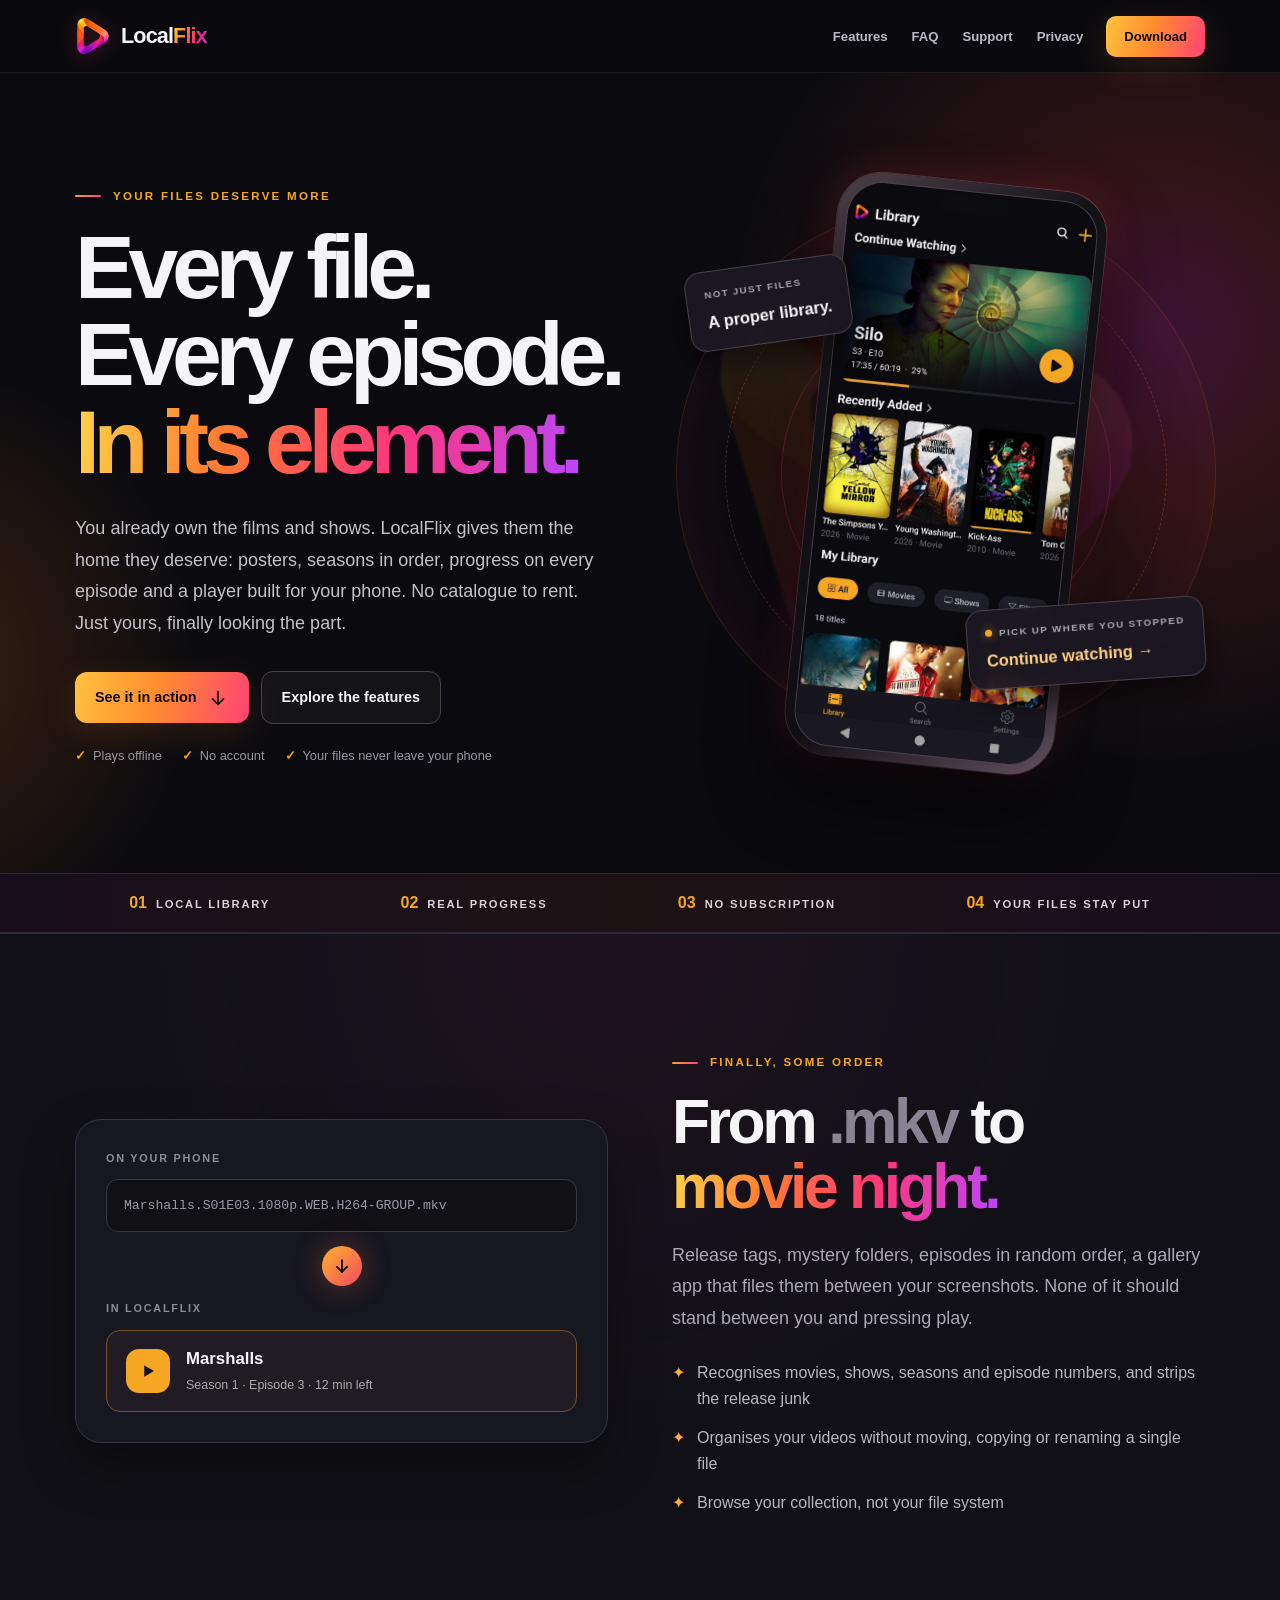
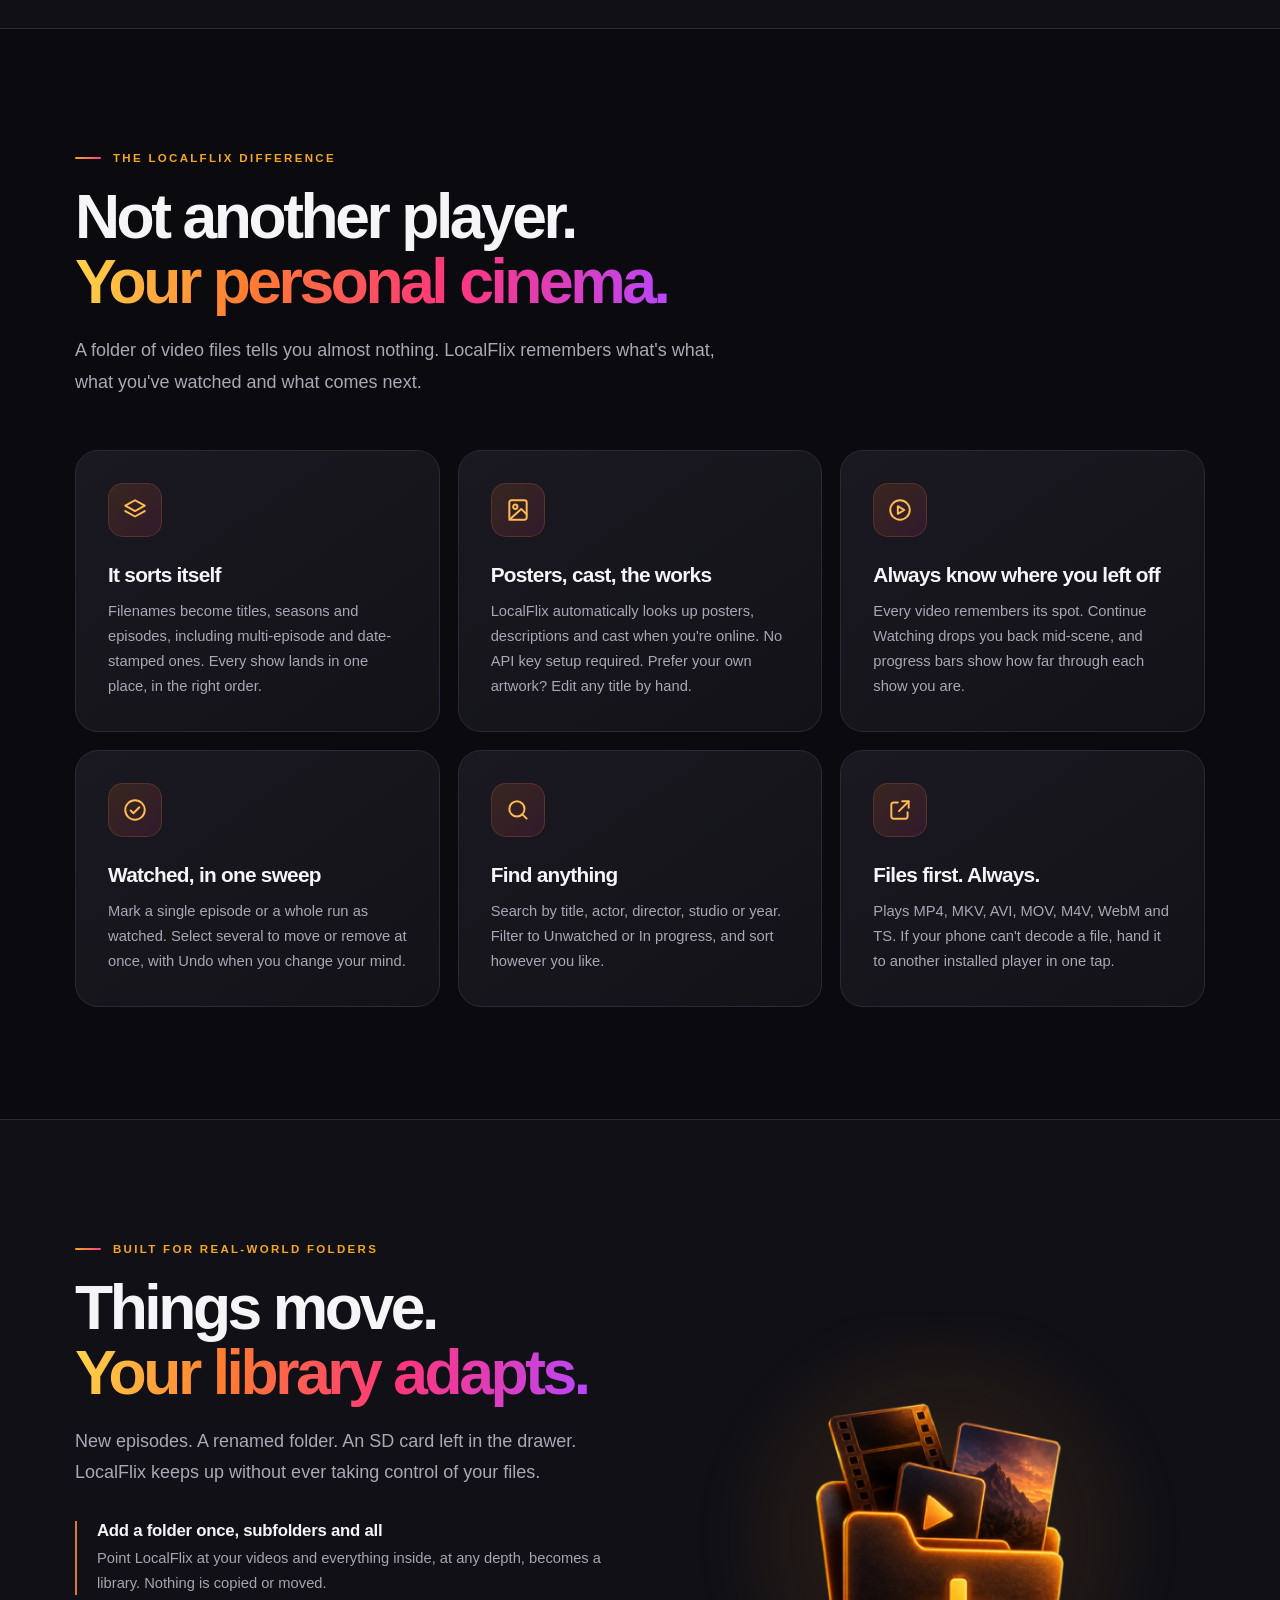
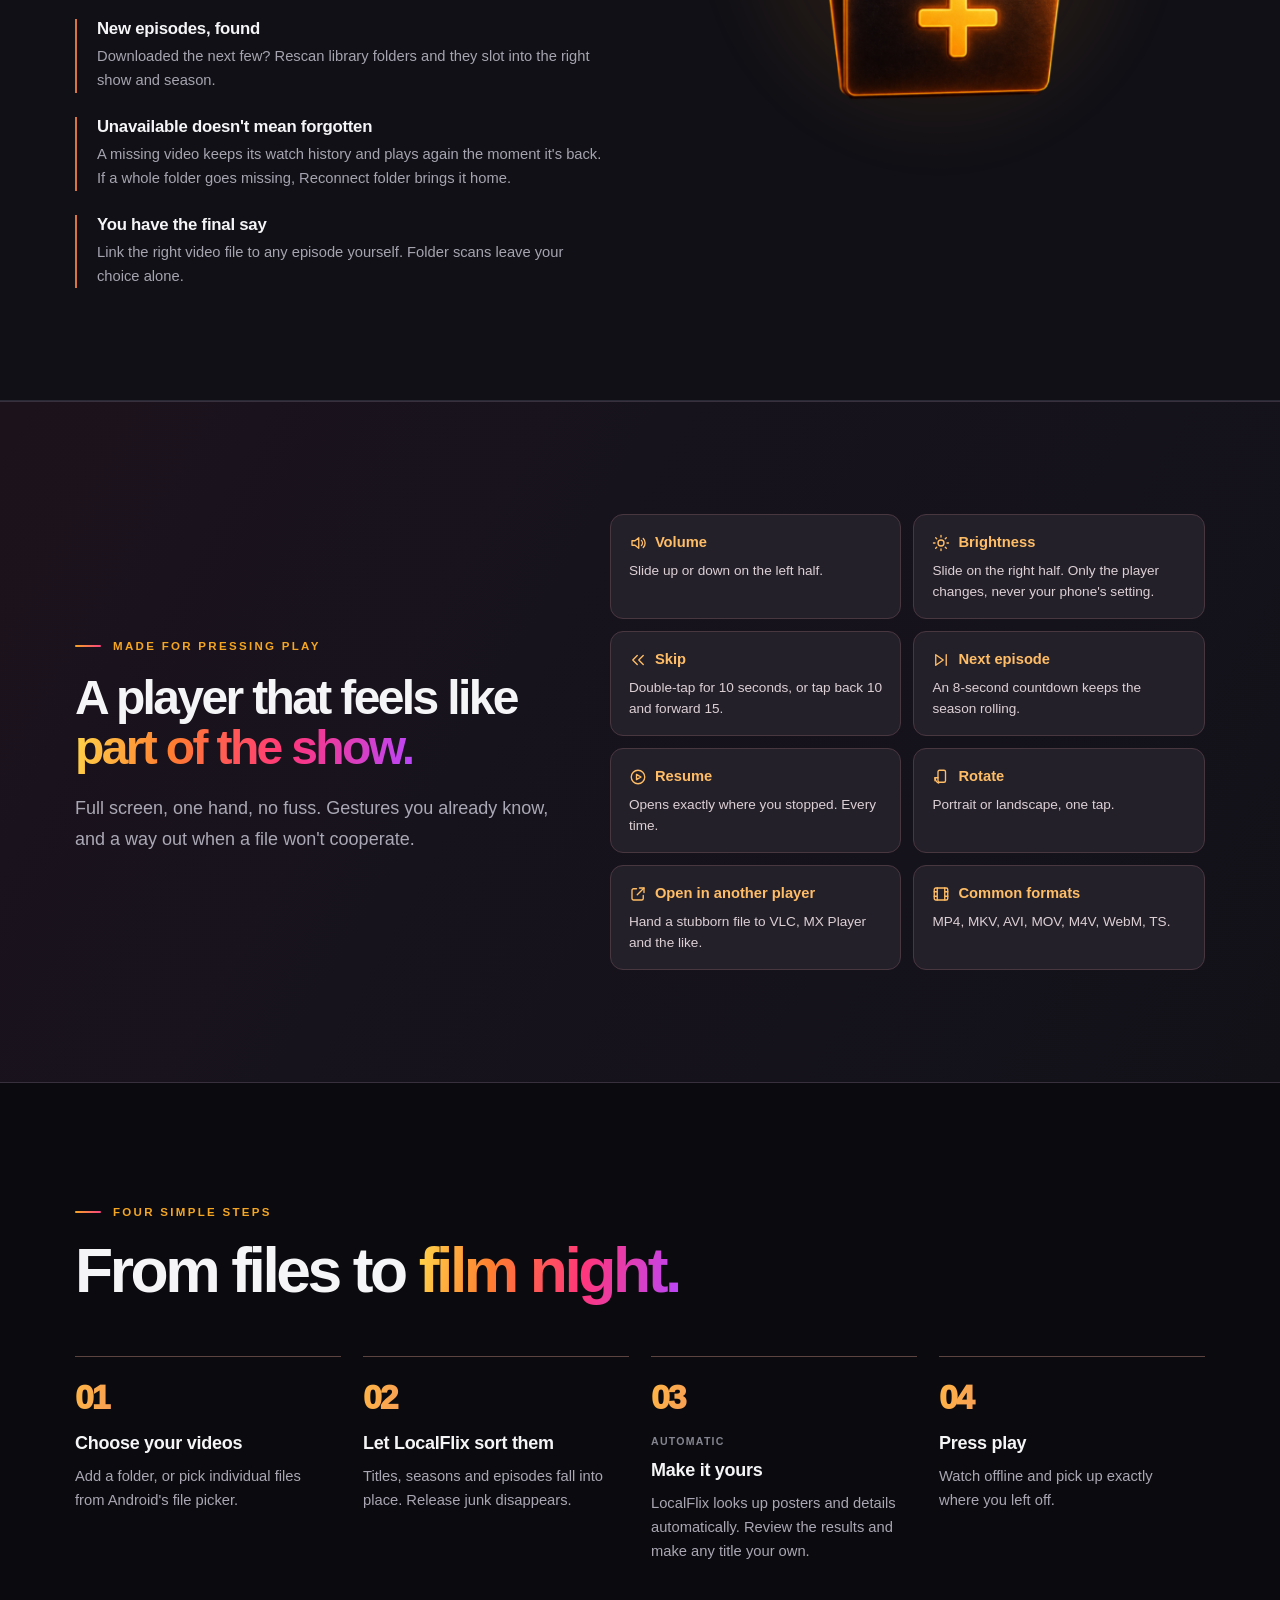
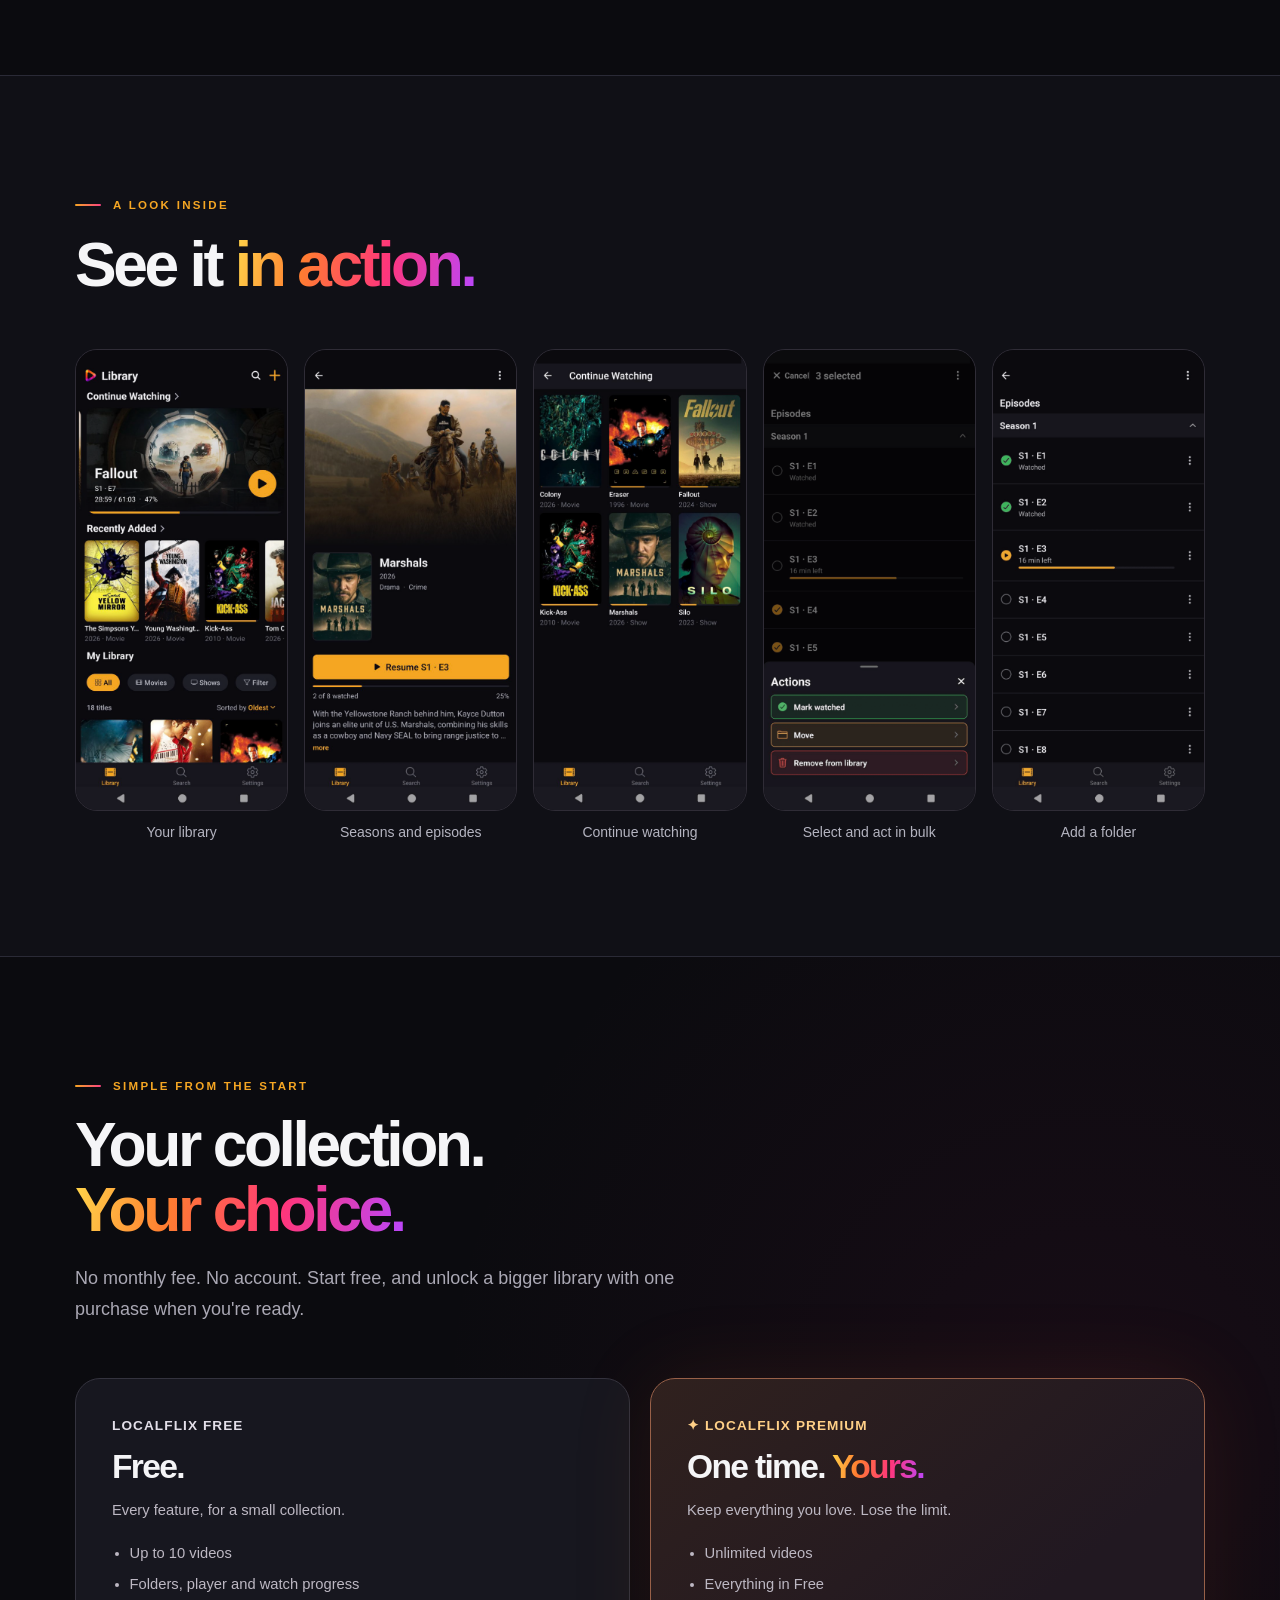
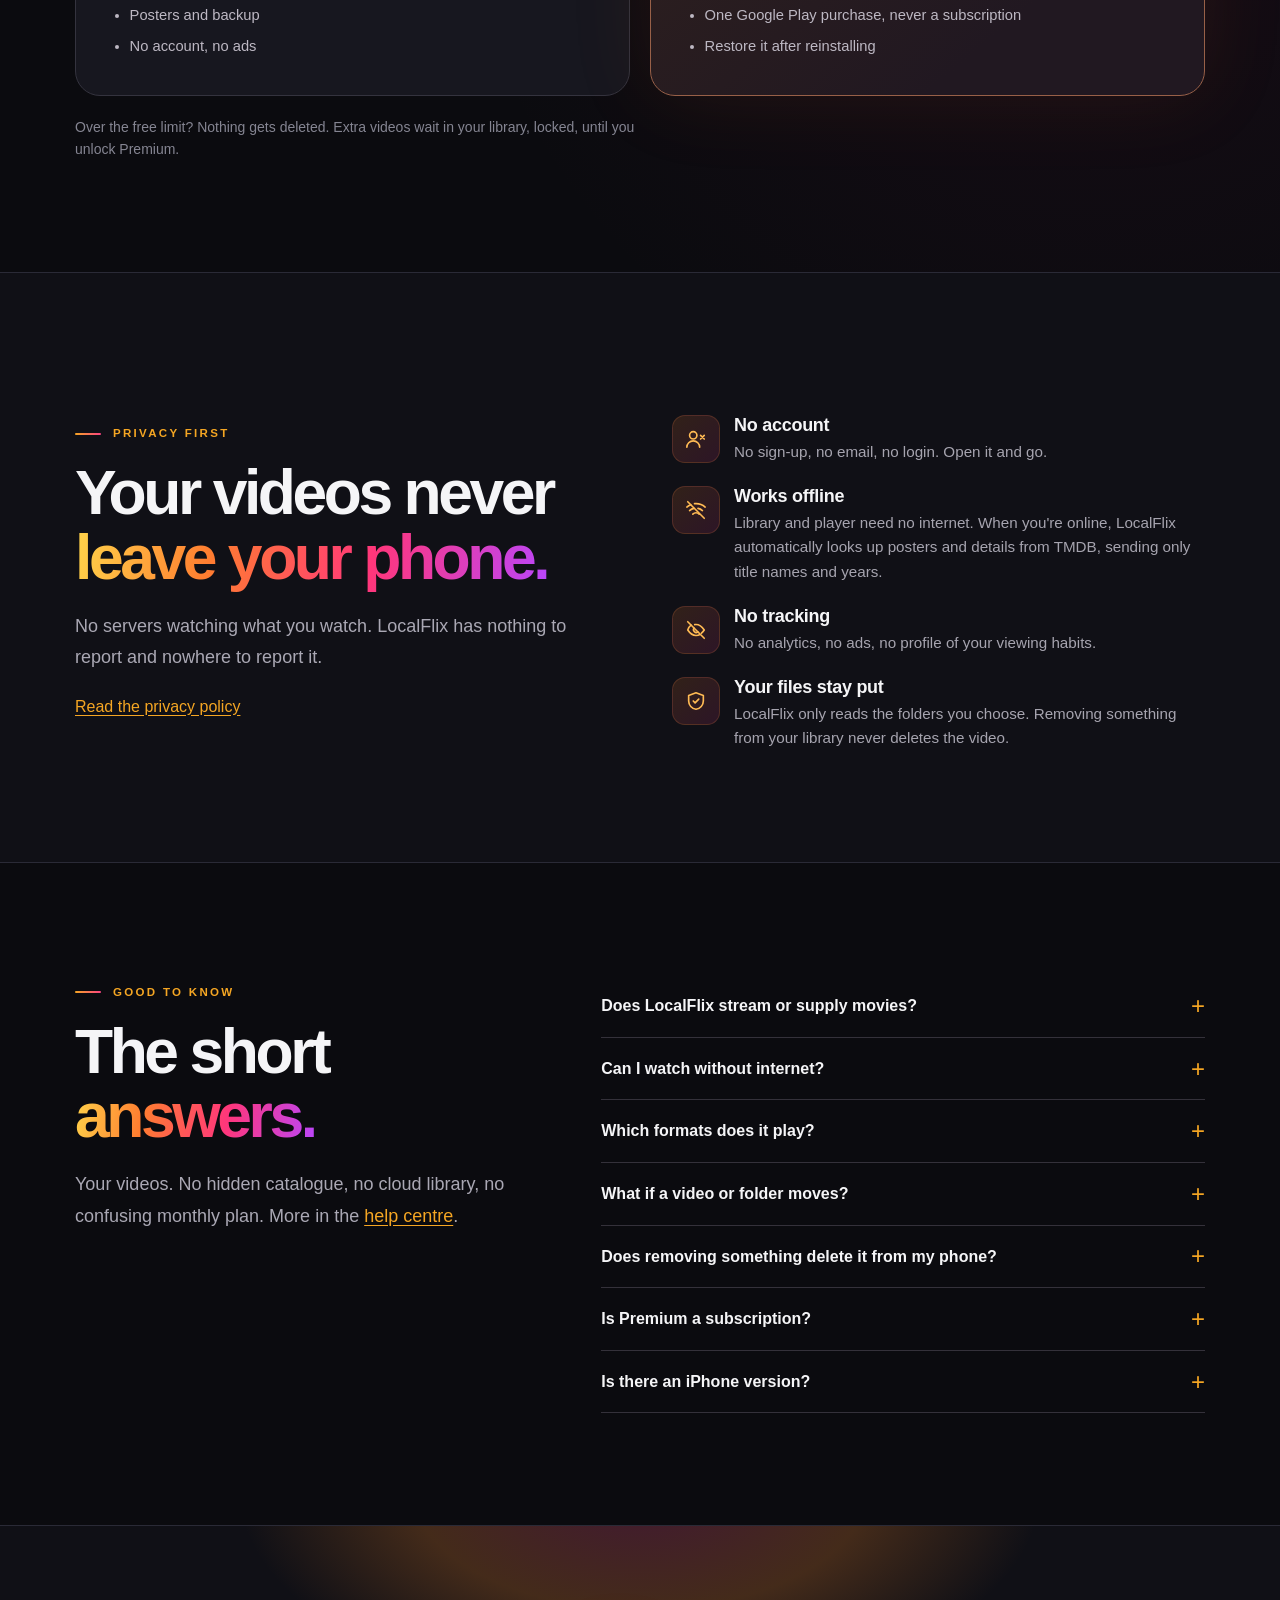
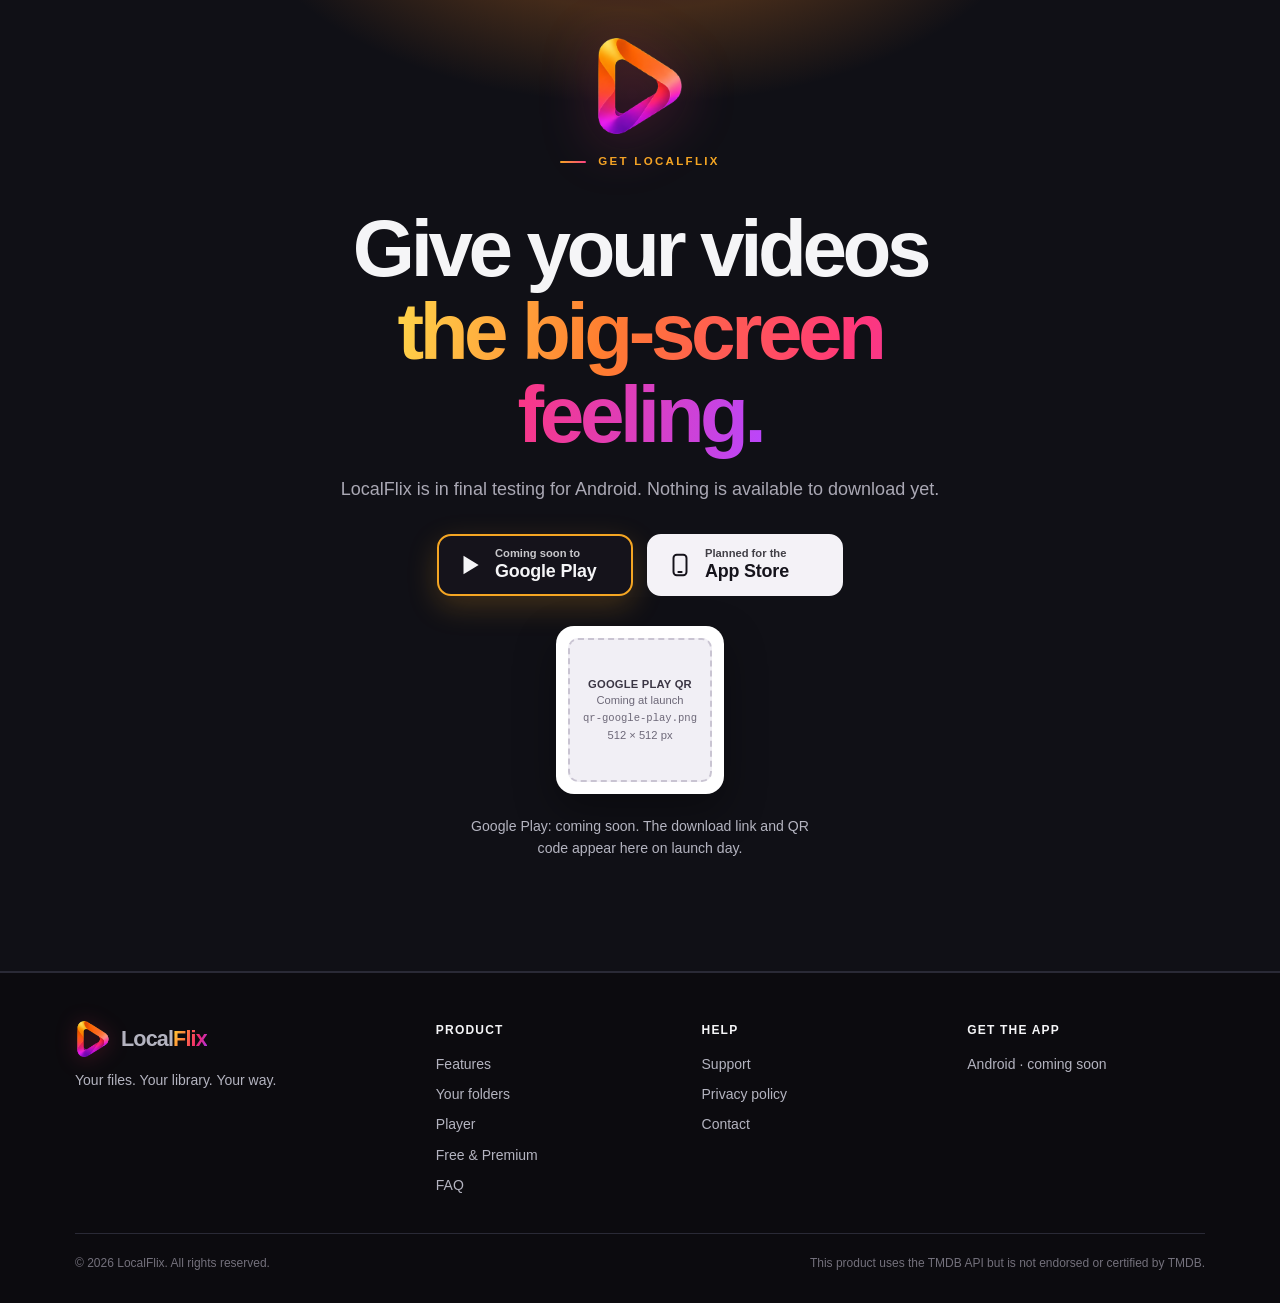
<file: index.html>
<!doctype html>
<html lang="en-GB">
<head>
  <meta charset="utf-8">
  <meta name="viewport" content="width=device-width, initial-scale=1, viewport-fit=cover">
  <title>LocalFlix: your files, the full cinematic treatment</title>
  <meta name="description" content="LocalFlix turns the movies and shows already on your Android phone into a private library with posters, seasons, progress and resume. Offline. No account. No subscription.">
  <meta name="theme-color" content="#0b0b0f">
  <link rel="canonical" href="https://local-flicks.com/">

  <!-- Social preview. Placeholder: create assets/img/og-image.png at 1200 × 630 px. -->
  <meta property="og:type" content="website">
  <meta property="og:site_name" content="LocalFlix">
  <meta property="og:url" content="https://local-flicks.com/">
  <meta property="og:title" content="LocalFlix: your files, the full cinematic treatment">
  <meta property="og:description" content="Your own videos, transformed into a proper movie and TV library. Android. Offline. No account.">
  <meta property="og:image" content="https://local-flicks.com/assets/img/og-image.png">
  <meta name="twitter:card" content="summary_large_image">

  <link rel="icon" type="image/png" sizes="32x32" href="assets/img/favicon-32.png">
  <link rel="apple-touch-icon" href="assets/img/apple-touch-icon.png">
  <link rel="stylesheet" href="assets/css/site.css?v=2026-10-14b">
</head>
<body id="top">

<!-- Inline icon sprite: no icon font or CDN, so the site makes no third-party requests. -->
<svg width="0" height="0" style="position:absolute" aria-hidden="true">
  <symbol id="i-folder" viewBox="0 0 24 24"><path d="M3 7a2 2 0 0 1 2-2h4l2 2h8a2 2 0 0 1 2 2v8a2 2 0 0 1-2 2H5a2 2 0 0 1-2-2z"/></symbol>
  <symbol id="i-film" viewBox="0 0 24 24"><rect x="3" y="4" width="18" height="16" rx="2"/><path d="M7 4v16M17 4v16M3 9h4M3 15h4M17 9h4M17 15h4"/></symbol>
  <symbol id="i-poster" viewBox="0 0 24 24"><rect x="4" y="3" width="16" height="18" rx="2"/><circle cx="9.5" cy="9" r="2"/><path d="M20 16l-5-5-11 10"/></symbol>
  <symbol id="i-play" viewBox="0 0 24 24"><circle cx="12" cy="12" r="9"/><path d="M10 8.5v7l6-3.5z"/></symbol>
  <symbol id="i-solidplay" viewBox="0 0 24 24"><path d="M7 4.5v15l13-7.5z"/></symbol>
  <symbol id="i-check" viewBox="0 0 24 24"><circle cx="12" cy="12" r="9"/><path d="M8 12.5l2.5 2.5L16 9.5"/></symbol>
  <symbol id="i-search" viewBox="0 0 24 24"><circle cx="11" cy="11" r="7"/><path d="M20 20l-4-4"/></symbol>
  <symbol id="i-backup" viewBox="0 0 24 24"><path d="M3 4h18v4H3z"/><path d="M4 8h16v11a2 2 0 0 1-2 2H6a2 2 0 0 1-2-2z"/><path d="M10 13h4"/></symbol>
  <symbol id="i-layers" viewBox="0 0 24 24"><path d="M12 3l9 5-9 5-9-5z"/><path d="M3 13l9 5 9-5"/></symbol>
  <symbol id="i-external" viewBox="0 0 24 24"><path d="M14 4h6v6"/><path d="M20 4l-9 9"/><path d="M19 14v4a2 2 0 0 1-2 2H6a2 2 0 0 1-2-2V7a2 2 0 0 1 2-2h4"/></symbol>
  <symbol id="i-shield" viewBox="0 0 24 24"><path d="M12 3l8 3v6c0 4.5-3.4 8.3-8 9-4.6-.7-8-4.5-8-9V6z"/><path d="M9 12l2 2 4-4"/></symbol>
  <symbol id="i-offline" viewBox="0 0 24 24"><path d="M3 3l18 18"/><path d="M8.5 16.5a5 5 0 0 1 7 0"/><path d="M5 12.6a10 10 0 0 1 4.8-2.4"/><path d="M14.2 10.2A10 10 0 0 1 19 12.6"/><path d="M2 8.8a15 15 0 0 1 4.3-2.6"/><path d="M10.4 5.1A15 15 0 0 1 22 8.8"/></symbol>
  <symbol id="i-noaccount" viewBox="0 0 24 24"><circle cx="9" cy="8" r="4"/><path d="M2 21a7 7 0 0 1 14 0"/><path d="M17 8l4 4M21 8l-4 4"/></symbol>
  <symbol id="i-eyeoff" viewBox="0 0 24 24"><path d="M3 3l18 18"/><path d="M10.6 6.1A9.6 9.6 0 0 1 12 6c5 0 9 6 9 6a17 17 0 0 1-3 3.5"/><path d="M6.6 6.6C4.2 8.3 3 12 3 12s4 6 9 6a9 9 0 0 0 4.4-1.1"/><path d="M9.9 9.9a3 3 0 0 0 4.2 4.2"/></symbol>
  <symbol id="i-sun" viewBox="0 0 24 24"><circle cx="12" cy="12" r="4"/><path d="M12 2v2M12 20v2M2 12h2M20 12h2M4.9 4.9l1.4 1.4M17.7 17.7l1.4 1.4M4.9 19.1l1.4-1.4M17.7 6.3l1.4-1.4"/></symbol>
  <symbol id="i-volume" viewBox="0 0 24 24"><path d="M4 9h4l5-4v14l-5-4H4z"/><path d="M16.5 8.5a5 5 0 0 1 0 7"/><path d="M19 6a8.5 8.5 0 0 1 0 12"/></symbol>
  <symbol id="i-seek" viewBox="0 0 24 24"><path d="M11 6l-6 6 6 6"/><path d="M19 6l-6 6 6 6"/></symbol>
  <symbol id="i-next" viewBox="0 0 24 24"><path d="M5 5l10 7-10 7z"/><path d="M19 5v14"/></symbol>
  <symbol id="i-rotate" viewBox="0 0 24 24"><rect x="8" y="3" width="10" height="16" rx="2"/><path d="M4 13a8 8 0 0 0 5 7"/><path d="M4 17v-4h4"/></symbol>
  <symbol id="i-down" viewBox="0 0 24 24"><path d="M12 5v14"/><path d="M6 13l6 6 6-6"/></symbol>
  <symbol id="i-menu" viewBox="0 0 24 24"><path d="M4 7h16M4 12h16M4 17h16"/></symbol>
  <symbol id="i-gplay" viewBox="0 0 24 24"><path d="M6 3.5v17l14-8.5z"/></symbol>
  <symbol id="i-phone" viewBox="0 0 24 24"><rect x="6" y="2.5" width="12" height="19" rx="3"/><path d="M10.5 18.5h3"/></symbol>
</svg>

<a class="skip" href="#main">Skip to content</a>

<header class="site-header">
  <div class="wrap">
    <a class="brand" href="#top" aria-label="LocalFlix home"><img src="assets/img/mark.png" alt="" width="36" height="36"><span>Local<b>Flix</b></span></a>
    <button class="menu-toggle" type="button" aria-expanded="false" aria-controls="site-nav" aria-label="Menu">
      <svg class="icon"><use href="#i-menu"/></svg>
    </button>
    <nav id="site-nav" class="nav" aria-label="Main">
      <a href="#features">Features</a>
      <a href="#faq">FAQ</a>
      <a href="support.html">Support</a>
      <a href="privacy.html">Privacy</a>
      <a class="btn btn-nav" href="#download">Download</a>
    </nav>
  </div>
</header>

<main id="main">

  <!-- HERO -->
  <section class="hero" aria-labelledby="hero-title">
    <div class="wrap">
      <div>
        <span class="eyebrow">Your files deserve more</span>
        <h1 id="hero-title">Every file.<br>Every episode.<br><em>In its element.</em></h1>
        <p class="lede">You already own the films and shows. LocalFlix gives them the home they deserve: posters, seasons in order, progress on every episode and a player built for your phone. No catalogue to rent. Just yours, finally looking the part.</p>
        <div class="cta-row">
          <a class="btn" href="#gallery">See it in action <svg class="icon"><use href="#i-down"/></svg></a>
          <a class="btn btn-ghost" href="#features">Explore the features</a>
        </div>
        <ul class="checks">
          <li>Plays offline</li>
          <li>No account</li>
          <li>Your files never leave your phone</li>
        </ul>
      </div>
      <div class="hero-art">
        <div class="orbit" aria-hidden="true"></div>
        <img class="backmark" src="assets/img/mark.png" alt="" aria-hidden="true">
        <div class="phone">
          <div class="phone-screen">
            <img src="assets/img/screen-library.png" alt="LocalFlix library screen" width="2250" height="4875">
          </div>
        </div>
        <div class="float-card float-top" aria-hidden="true"><span>Not just files</span><strong>A proper library.</strong></div>
        <div class="float-card float-bottom" aria-hidden="true"><span><i class="dot"></i>Pick up where you stopped</span><strong>Continue watching &rarr;</strong></div>
      </div>
    </div>
  </section>

  <div class="strip" aria-label="Highlights">
    <div class="wrap">
      <ul>
        <li><b>01</b>Local library</li>
        <li><b>02</b>Real progress</li>
        <li><b>03</b>No subscription</li>
        <li><b>04</b>Your files stay put</li>
      </ul>
    </div>
  </div>

  <!-- FROM .MKV TO MOVIE NIGHT -->
  <section class="shift" aria-labelledby="shift-title">
    <div class="wrap split">
      <div class="file-visual" aria-label="Example: a file name organised into an episode">
        <span class="file-label">On your phone</span>
        <div class="raw-file">Marshalls.S01E03.1080p.WEB.H264-GROUP.mkv</div>
        <div class="file-arrow" aria-hidden="true"><svg class="icon"><use href="#i-down"/></svg></div>
        <span class="file-label">In LocalFlix</span>
        <div class="file-after">
          <div class="play" aria-hidden="true"><svg><use href="#i-solidplay"/></svg></div>
          <div><strong>Marshalls</strong><small>Season 1 · Episode 3 · 12 min left</small></div>
        </div>
      </div>
      <div class="shift-copy">
        <span class="eyebrow">Finally, some order</span>
        <h2 id="shift-title" class="display">From <span style="color:#888493">.mkv</span> to<br><em>movie night.</em></h2>
        <p class="lede">Release tags, mystery folders, episodes in random order, a gallery app that files them between your screenshots. None of it should stand between you and pressing play.</p>
        <ul class="sparks">
          <li>Recognises movies, shows, seasons and episode numbers, and strips the release junk</li>
          <li>Organises your videos without moving, copying or renaming a single file</li>
          <li>Browse your collection, not your file system</li>
        </ul>
      </div>
    </div>
  </section>

  <!-- FEATURES -->
  <section id="features" aria-labelledby="features-title">
    <div class="wrap">
      <div class="section-head">
        <span class="eyebrow">The LocalFlix difference</span>
        <h2 id="features-title" class="display">Not another player.<br><em>Your personal cinema.</em></h2>
        <p class="lede">A folder of video files tells you almost nothing. LocalFlix remembers what's what, what you've watched and what comes next.</p>
      </div>
      <div class="grid-3">
        <article class="feature">
          <div class="symbol" aria-hidden="true"><svg class="icon"><use href="#i-layers"/></svg></div>
          <h3>It sorts itself</h3>
          <p>Filenames become titles, seasons and episodes, including multi-episode and date-stamped ones. Every show lands in one place, in the right order.</p>
        </article>
        <article class="feature">
          <div class="symbol" aria-hidden="true"><svg class="icon"><use href="#i-poster"/></svg></div>
          <h3>Posters, cast, the works</h3>
          <p>LocalFlix automatically looks up posters, descriptions and cast when you're online. No API key setup required. Prefer your own artwork? Edit any title by hand.</p>
        </article>
        <article class="feature">
          <div class="symbol" aria-hidden="true"><svg class="icon"><use href="#i-play"/></svg></div>
          <h3>Always know where you left off</h3>
          <p>Every video remembers its spot. Continue Watching drops you back mid-scene, and progress bars show how far through each show you are.</p>
        </article>
        <article class="feature">
          <div class="symbol" aria-hidden="true"><svg class="icon"><use href="#i-check"/></svg></div>
          <h3>Watched, in one sweep</h3>
          <p>Mark a single episode or a whole run as watched. Select several to move or remove at once, with Undo when you change your mind.</p>
        </article>
        <article class="feature">
          <div class="symbol" aria-hidden="true"><svg class="icon"><use href="#i-search"/></svg></div>
          <h3>Find anything</h3>
          <p>Search by title, actor, director, studio or year. Filter to Unwatched or In progress, and sort however you like.</p>
        </article>
        <article class="feature">
          <div class="symbol" aria-hidden="true"><svg class="icon"><use href="#i-external"/></svg></div>
          <h3>Files first. Always.</h3>
          <p>Plays MP4, MKV, AVI, MOV, M4V, WebM and TS. If your phone can't decode a file, hand it to another installed player in one tap.</p>
        </article>
      </div>
    </div>
  </section>

  <!-- FOLDERS -->
  <section id="folders" class="folders band" aria-labelledby="folders-title">
    <div class="wrap split">
      <div>
        <span class="eyebrow">Built for real-world folders</span>
        <h2 id="folders-title" class="display">Things move.<br><em>Your library adapts.</em></h2>
        <p class="lede">New episodes. A renamed folder. An SD card left in the drawer. LocalFlix keeps up without ever taking control of your files.</p>
        <div class="folder-points">
          <article><h3>Add a folder once, subfolders and all</h3><p>Point LocalFlix at your videos and everything inside, at any depth, becomes a library. Nothing is copied or moved.</p></article>
          <article><h3>New episodes, found</h3><p>Downloaded the next few? Rescan library folders and they slot into the right show and season.</p></article>
          <article><h3>Unavailable doesn't mean forgotten</h3><p>A missing video keeps its watch history and plays again the moment it's back. If a whole folder goes missing, Reconnect folder brings it home.</p></article>
          <article><h3>You have the final say</h3><p>Link the right video file to any episode yourself. Folder scans leave your choice alone.</p></article>
        </div>
      </div>
      <div class="folder-media">
        <img src="assets/img/folder-art.png" alt="" width="2134" height="2134" loading="lazy">
      </div>
    </div>
  </section>

  <!-- PLAYER -->
  <section id="player" class="player-band" aria-labelledby="player-title">
    <div class="wrap">
      <div>
        <span class="eyebrow">Made for pressing play</span>
        <h2 id="player-title" class="display">A player that feels like<br><em>part of the show.</em></h2>
        <p class="lede">Full screen, one hand, no fuss. Gestures you already know, and a way out when a file won't cooperate.</p>
      </div>
      <div class="facts">
        <div><b><svg class="icon"><use href="#i-volume"/></svg>Volume</b>Slide up or down on the left half.</div>
        <div><b><svg class="icon"><use href="#i-sun"/></svg>Brightness</b>Slide on the right half. Only the player changes, never your phone's setting.</div>
        <div><b><svg class="icon"><use href="#i-seek"/></svg>Skip</b>Double-tap for 10 seconds, or tap back 10 and forward 15.</div>
        <div><b><svg class="icon"><use href="#i-next"/></svg>Next episode</b>An 8-second countdown keeps the season rolling.</div>
        <div><b><svg class="icon"><use href="#i-play"/></svg>Resume</b>Opens exactly where you stopped. Every time.</div>
        <div><b><svg class="icon"><use href="#i-rotate"/></svg>Rotate</b>Portrait or landscape, one tap.</div>
        <div><b><svg class="icon"><use href="#i-external"/></svg>Open in another player</b>Hand a stubborn file to VLC, MX Player and the like.</div>
        <div><b><svg class="icon"><use href="#i-film"/></svg>Common formats</b>MP4, MKV, AVI, MOV, M4V, WebM, TS.</div>
      </div>
    </div>
  </section>

  <!-- HOW IT WORKS -->
  <section id="how" aria-labelledby="how-title">
    <div class="wrap">
      <div class="section-head">
        <span class="eyebrow">Four simple steps</span>
        <h2 id="how-title" class="display">From files to <em>film night.</em></h2>
      </div>
      <ol class="steps">
        <li><span class="num">01</span><h3>Choose your videos</h3><p>Add a folder, or pick individual files from Android's file picker.</p></li>
        <li><span class="num">02</span><h3>Let LocalFlix sort them</h3><p>Titles, seasons and episodes fall into place. Release junk disappears.</p></li>
        <li><span class="num">03</span><span class="optional">Automatic</span><h3>Make it yours</h3><p>LocalFlix looks up posters and details automatically. Review the results and make any title your own.</p></li>
        <li><span class="num">04</span><h3>Press play</h3><p>Watch offline and pick up exactly where you left off.</p></li>
      </ol>
    </div>
  </section>

  <!-- GALLERY -->
  <section id="gallery" class="band" aria-labelledby="gallery-title">
    <div class="wrap">
      <div class="section-head">
        <span class="eyebrow">A look inside</span>
        <h2 id="gallery-title" class="display">See it <em>in action.</em></h2>
      </div>
      <div class="gallery">
        <figure><img src="assets/img/shot-library.png" alt="LocalFlix screen: your library" width="2250" height="4875" loading="lazy"><figcaption class="shot-caption">Your library</figcaption></figure>
        <figure><img src="assets/img/shot-show.png" alt="LocalFlix screen: seasons and episodes" width="2250" height="4875" loading="lazy"><figcaption class="shot-caption">Seasons and episodes</figcaption></figure>
        <figure><img src="assets/img/shot-continue.png" alt="LocalFlix screen: continue watching" width="2250" height="4875" loading="lazy"><figcaption class="shot-caption">Continue watching</figcaption></figure>
        <figure><img src="assets/img/shot-select.png" alt="LocalFlix screen: select and act in bulk" width="2250" height="4875" loading="lazy"><figcaption class="shot-caption">Select and act in bulk</figcaption></figure>
        <figure><img src="assets/img/shot-add.png" alt="LocalFlix screen: add a folder" width="2250" height="4875" loading="lazy"><figcaption class="shot-caption">Add a folder</figcaption></figure>
      </div>
    </div>
  </section>

  <!-- PRICING -->
  <section id="pricing" class="pricing" aria-labelledby="pricing-title">
    <div class="wrap">
      <div class="section-head">
        <span class="eyebrow">Simple from the start</span>
        <h2 id="pricing-title" class="display">Your collection.<br><em>Your choice.</em></h2>
        <p class="lede">No monthly fee. No account. Start free, and unlock a bigger library with one purchase when you're ready.</p>
      </div>
      <div class="plans">
        <article class="plan">
          <div class="plan-name">LocalFlix Free</div>
          <div class="plan-head">Free.</div>
          <p>Every feature, for a small collection.</p>
          <ul>
            <li>Up to 10 videos</li>
            <li>Folders, player and watch progress</li>
            <li>Posters and backup</li>
            <li>No account, no ads</li>
          </ul>
        </article>
        <article class="plan plan-premium">
          <div class="plan-name">&#10022; LocalFlix Premium</div>
          <div class="plan-head">One time. <span class="ribbon-text">Yours.</span></div>
          <p>Keep everything you love. Lose the limit.</p>
          <ul>
            <li>Unlimited videos</li>
            <li>Everything in Free</li>
            <li>One Google Play purchase, never a subscription</li>
            <li>Restore it after reinstalling</li>
          </ul>
        </article>
      </div>
      <p class="plans-note">Over the free limit? Nothing gets deleted. Extra videos wait in your library, locked, until you unlock Premium.</p>
    </div>
  </section>

  <!-- PRIVACY -->
  <section id="privacy" class="band" aria-labelledby="privacy-title">
    <div class="wrap split">
      <div>
        <span class="eyebrow">Privacy first</span>
        <h2 id="privacy-title" class="display">Your videos never<br><em>leave your phone.</em></h2>
        <p class="lede">No servers watching what you watch. LocalFlix has nothing to report and nowhere to report it.</p>
        <p style="margin-top:20px"><a href="privacy.html">Read the privacy policy</a></p>
      </div>
      <ul class="points">
        <li><div class="symbol" aria-hidden="true"><svg class="icon"><use href="#i-noaccount"/></svg></div><div><h3>No account</h3><p>No sign-up, no email, no login. Open it and go.</p></div></li>
        <li><div class="symbol" aria-hidden="true"><svg class="icon"><use href="#i-offline"/></svg></div><div><h3>Works offline</h3><p>Library and player need no internet. When you're online, LocalFlix automatically looks up posters and details from TMDB, sending only title names and years.</p></div></li>
        <li><div class="symbol" aria-hidden="true"><svg class="icon"><use href="#i-eyeoff"/></svg></div><div><h3>No tracking</h3><p>No analytics, no ads, no profile of your viewing habits.</p></div></li>
        <li><div class="symbol" aria-hidden="true"><svg class="icon"><use href="#i-shield"/></svg></div><div><h3>Your files stay put</h3><p>LocalFlix only reads the folders you choose. Removing something from your library never deletes the video.</p></div></li>
      </ul>
    </div>
  </section>

  <!-- FAQ -->
  <section id="faq" aria-labelledby="faq-title">
    <div class="wrap faq-grid">
      <div>
        <span class="eyebrow">Good to know</span>
        <h2 id="faq-title" class="display">The short<br><em>answers.</em></h2>
        <p class="lede">Your videos. No hidden catalogue, no cloud library, no confusing monthly plan. More in the <a href="support.html">help centre</a>.</p>
      </div>
      <div class="faq">
        <details><summary>Does LocalFlix stream or supply movies?</summary><p>No. It organises and plays video files you already have on your Android phone. There's no catalogue and nothing to download.</p></details>
        <details><summary>Can I watch without internet?</summary><p>Yes. Your library and player work offline. LocalFlix looks up posters and details automatically when online, and saved artwork remains available offline.</p></details>
        <details><summary>Which formats does it play?</summary><p>LocalFlix adds MP4, MKV, AVI, MOV, M4V, WebM and TS files. Whether a particular file plays depends on your phone's decoders. If it can't, open it in another player straight from the error screen.</p></details>
        <details><summary>What if a video or folder moves?</summary><p>Missing videos show as Unavailable and keep their watch history. If a whole folder can't be opened, Reconnect folder points LocalFlix to its new home. You can also link the right video file to any episode yourself.</p></details>
        <details><summary>Does removing something delete it from my phone?</summary><p>Never. Removing a show, episode or movie only removes it from LocalFlix. The video file stays exactly where it is.</p></details>
        <details><summary>Is Premium a subscription?</summary><p>No. Free covers up to 10 videos. Premium is a one-time Google Play purchase that removes the limit, and you can restore it after reinstalling.</p></details>
        <details><summary>Is there an iPhone version?</summary><p>Not yet. LocalFlix is coming to Android first. An iPhone version is planned.</p></details>
      </div>
    </div>
  </section>

  <!-- FINAL CTA -->
  <section id="download" class="final band" aria-labelledby="download-title">
    <div class="wrap">
      <img class="logo-big" src="assets/img/mark.png" alt="LocalFlix" width="96" height="96">
      <span class="eyebrow">Get LocalFlix</span>
      <h2 id="download-title" class="display">Give your videos<br><em>the big-screen feeling.</em></h2>
      <p class="lede">LocalFlix is in final testing for Android. Nothing is available to download yet.</p>

      <!-- Store switcher (same layout as bill-crunch.com).
           BEFORE LAUNCH (now): the store controls are <button>s. Selecting one shows that store's
           QR placeholder on a computer and updates the status line below on every screen size.
           AT LAUNCH, for each store that is live:
             1. Change its <button ...> to <a ... href="REAL STORE URL" rel="noopener"> (keep the
                class, data-qr, aria-pressed and aria-controls), and update its label to
                "Get it on / Google Play" or "Download on the / App Store".
                On a phone the link opens the store; on a computer it switches the QR code.
             2. Replace its QR placeholder with the <img> in the comment next to it.
             3. Update that store's data-status-* text on #store-status. -->
      <div class="stores" role="group" aria-label="Choose your store">
        <button type="button" class="store store-play" data-qr="play" aria-pressed="true" aria-controls="qr-play store-status">
          <svg class="icon" aria-hidden="true"><use href="#i-gplay"/></svg>
          <span><small>Coming soon to</small><strong>Google Play</strong></span>
        </button>
        <button type="button" class="store store-ios" data-qr="ios" aria-pressed="false" aria-controls="qr-ios store-status">
          <svg class="icon" aria-hidden="true"><use href="#i-phone"/></svg>
          <span><small>Planned for the</small><strong>App Store</strong></span>
        </button>
      </div>

      <div class="qr">
        <!-- AT LAUNCH: <img src="assets/img/qr-google-play.png" alt="QR code: LocalFlix on Google Play" width="512" height="512"> -->
        <div class="qr-box" id="qr-play" data-qr-panel="play">
          <figure class="ph ph-qr"><figcaption><strong>GOOGLE PLAY QR</strong>Coming at launch<br><code>qr-google-play.png</code><br>512 × 512 px</figcaption></figure>
        </div>
        <!-- AT LAUNCH: <img src="assets/img/qr-app-store.png" alt="QR code: LocalFlix on the App Store" width="512" height="512"> -->
        <div class="qr-box" id="qr-ios" data-qr-panel="ios" hidden>
          <figure class="ph ph-qr"><figcaption><strong>APP STORE QR</strong>Not yet confirmed<br><code>qr-app-store.png</code><br>512 × 512 px</figcaption></figure>
        </div>
      </div>

      <!-- Shown on all screen sizes, so tapping a store on a phone gives visible feedback. -->
      <p class="store-status" id="store-status" aria-live="polite"
         data-status-play="Google Play: coming soon. The download link and QR code appear here on launch day."
         data-status-ios="App Store: an iPhone version is planned but not yet confirmed. Nothing to download yet.">Google Play: coming soon. The download link and QR code appear here on launch day.</p>
    </div>
  </section>

</main>

<footer class="site-footer">
  <div class="wrap">
    <div class="footer-grid">
      <div class="footer-brand">
        <a class="brand" href="#top" aria-label="LocalFlix, back to top"><img src="assets/img/mark.png" alt="" width="36" height="36"><span>Local<b>Flix</b></span></a>
        <p>Your files. Your library. Your way.</p>
      </div>
      <div>
        <h4>Product</h4>
        <ul>
          <li><a href="#features">Features</a></li>
          <li><a href="#folders">Your folders</a></li>
          <li><a href="#player">Player</a></li>
          <li><a href="#pricing">Free &amp; Premium</a></li>
          <li><a href="#faq">FAQ</a></li>
        </ul>
      </div>
      <div>
        <h4>Help</h4>
        <ul>
          <li><a href="support.html">Support</a></li>
          <li><a href="privacy.html">Privacy policy</a></li>
          <li><a href="support.html#contact">Contact</a></li>
        </ul>
      </div>
      <div>
        <h4>Get the app</h4>
        <ul>
          <li><a href="#download">Android · coming soon</a></li>
        </ul>
      </div>
    </div>
    <div class="legal">
      <span>&copy; 2026 LocalFlix. All rights reserved.</span>
      <span>This product uses the TMDB API but is not endorsed or certified by TMDB.</span>
    </div>
  </div>
</footer>

<script src="assets/js/site.js?v=2026-10-13d" defer></script>
</body>
</html>
</file>
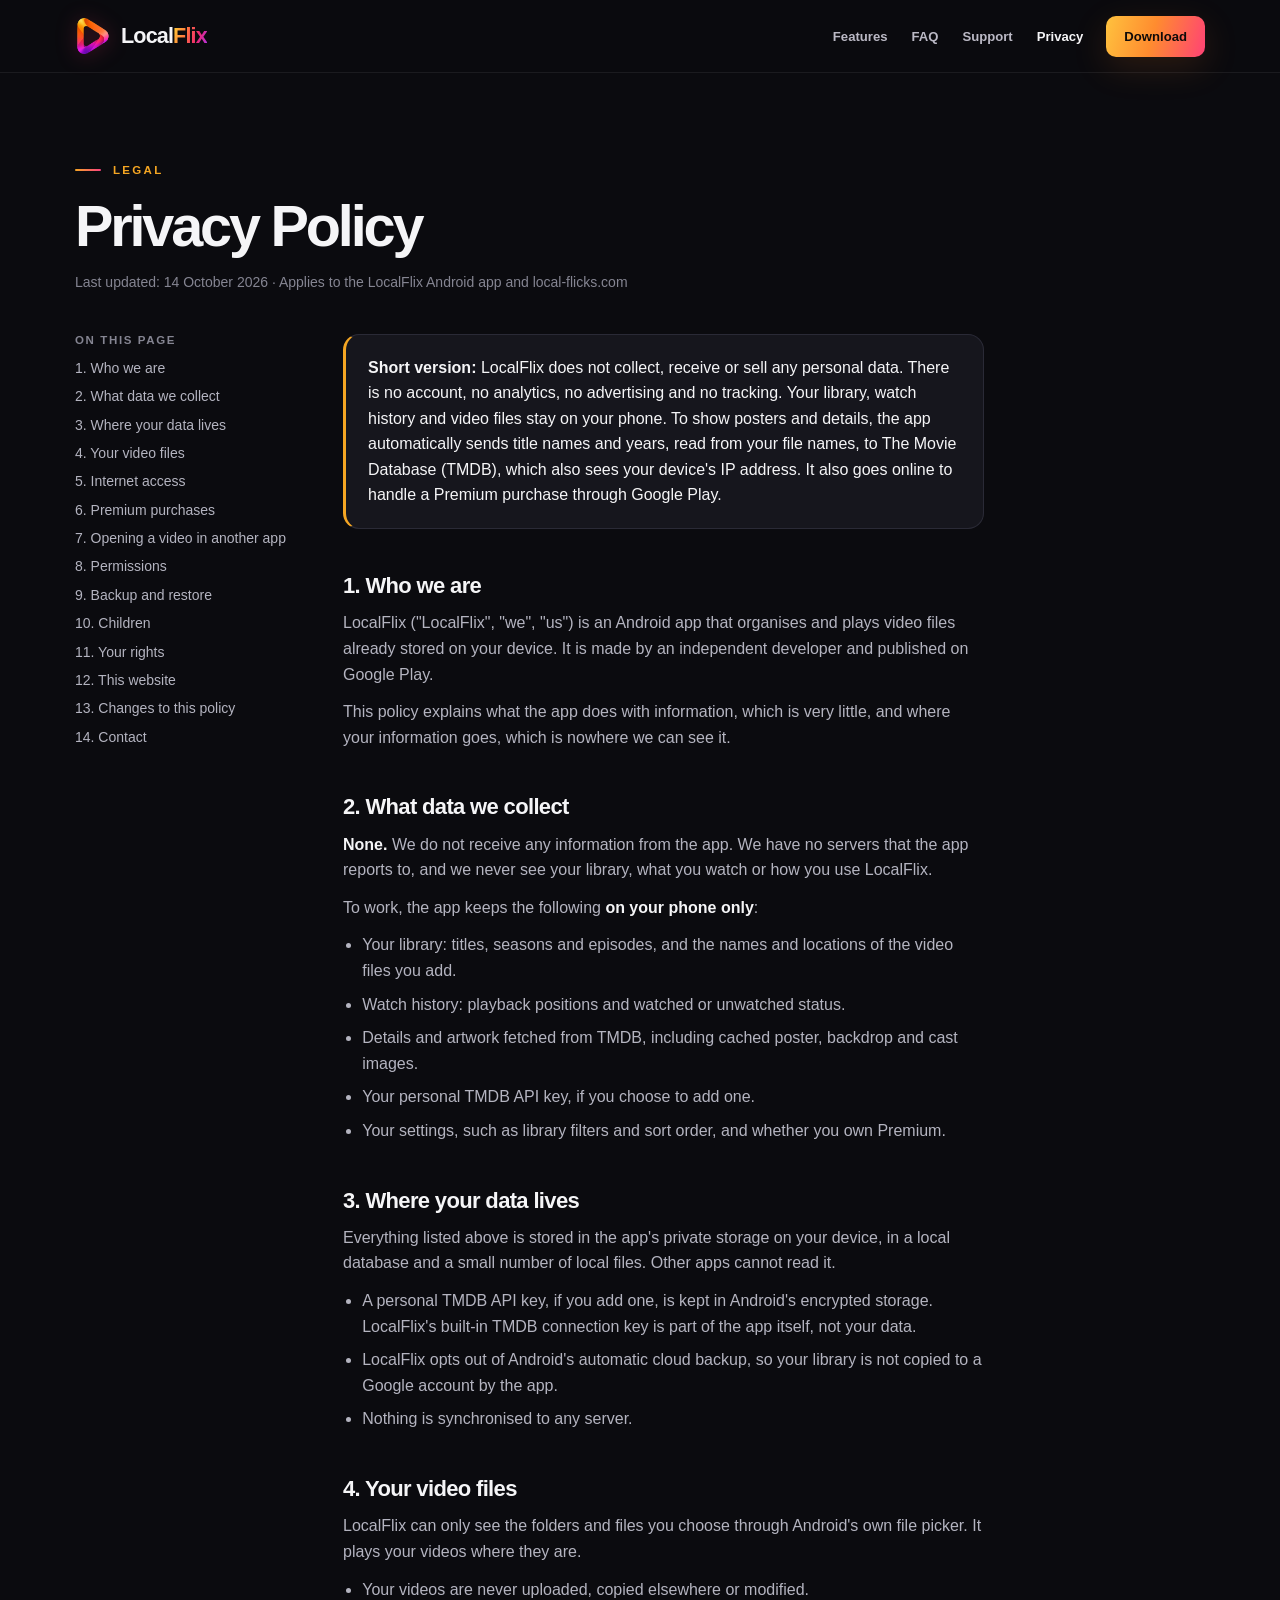
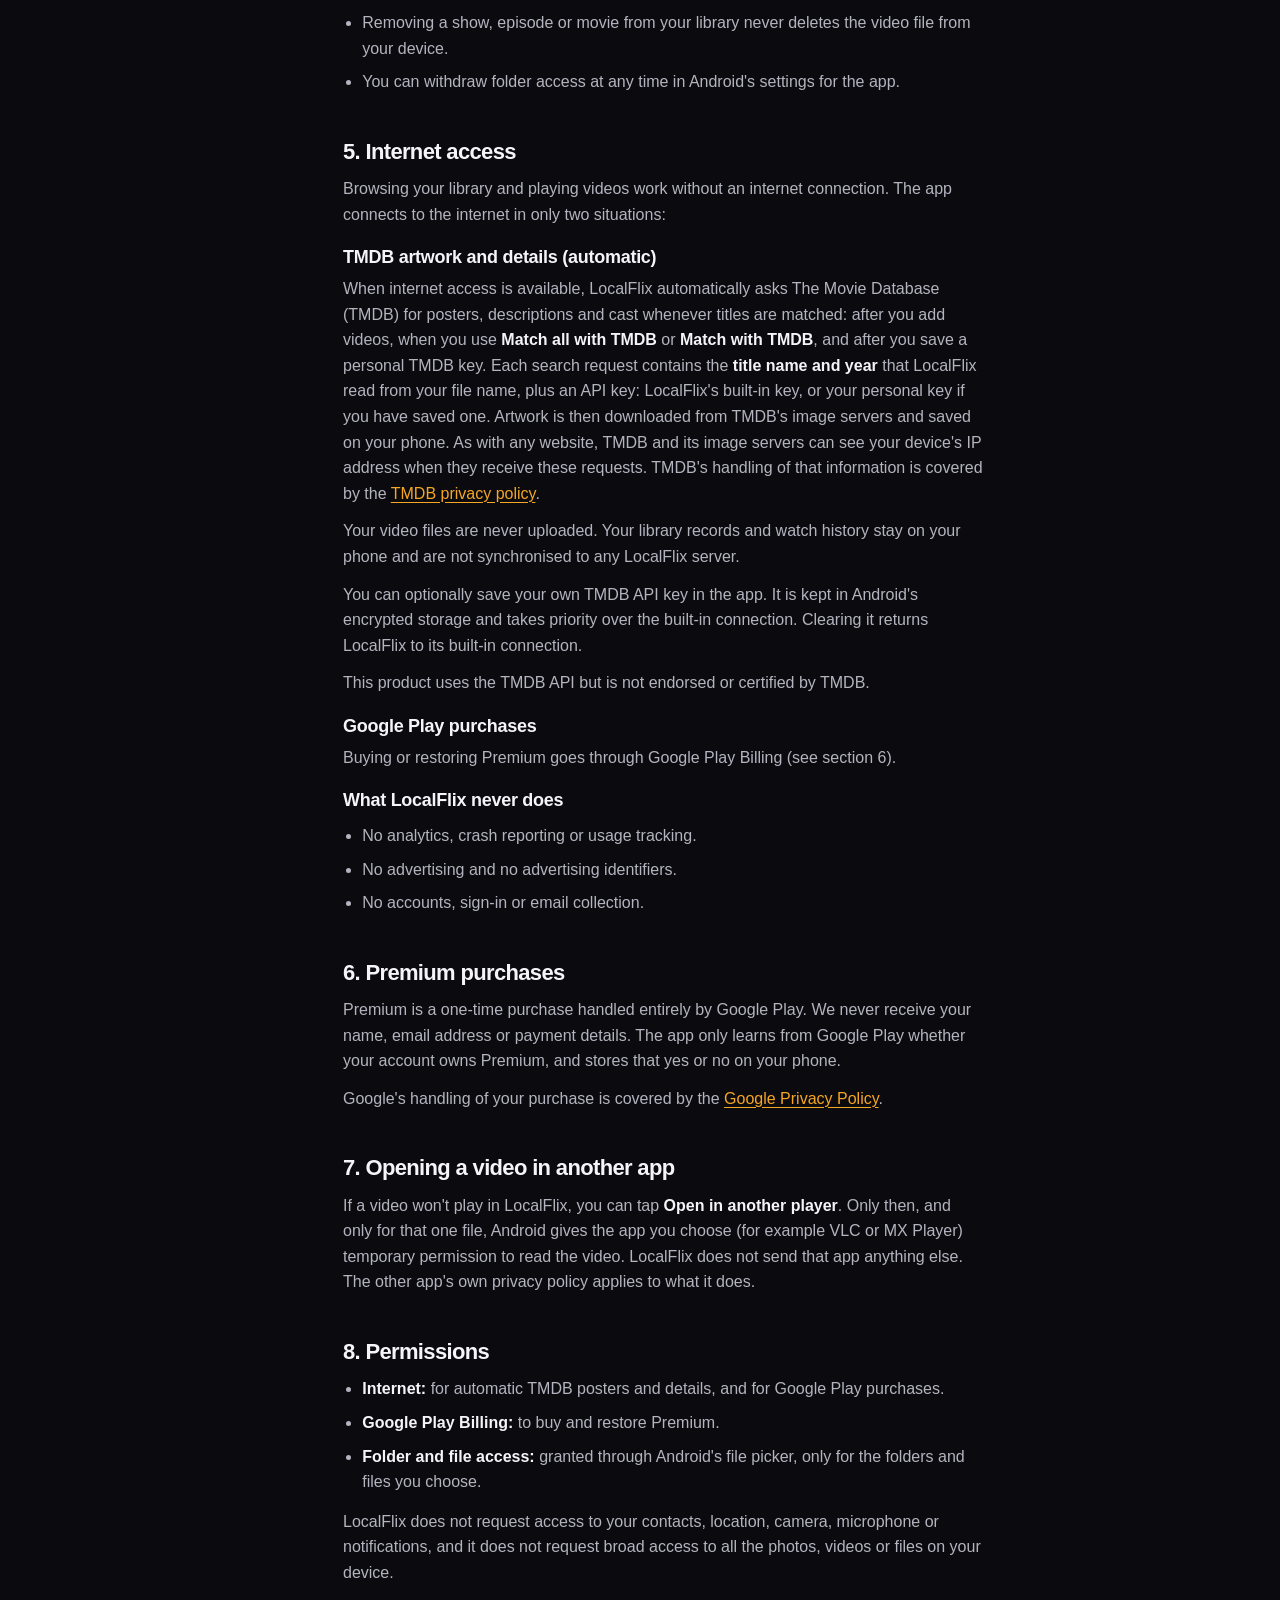
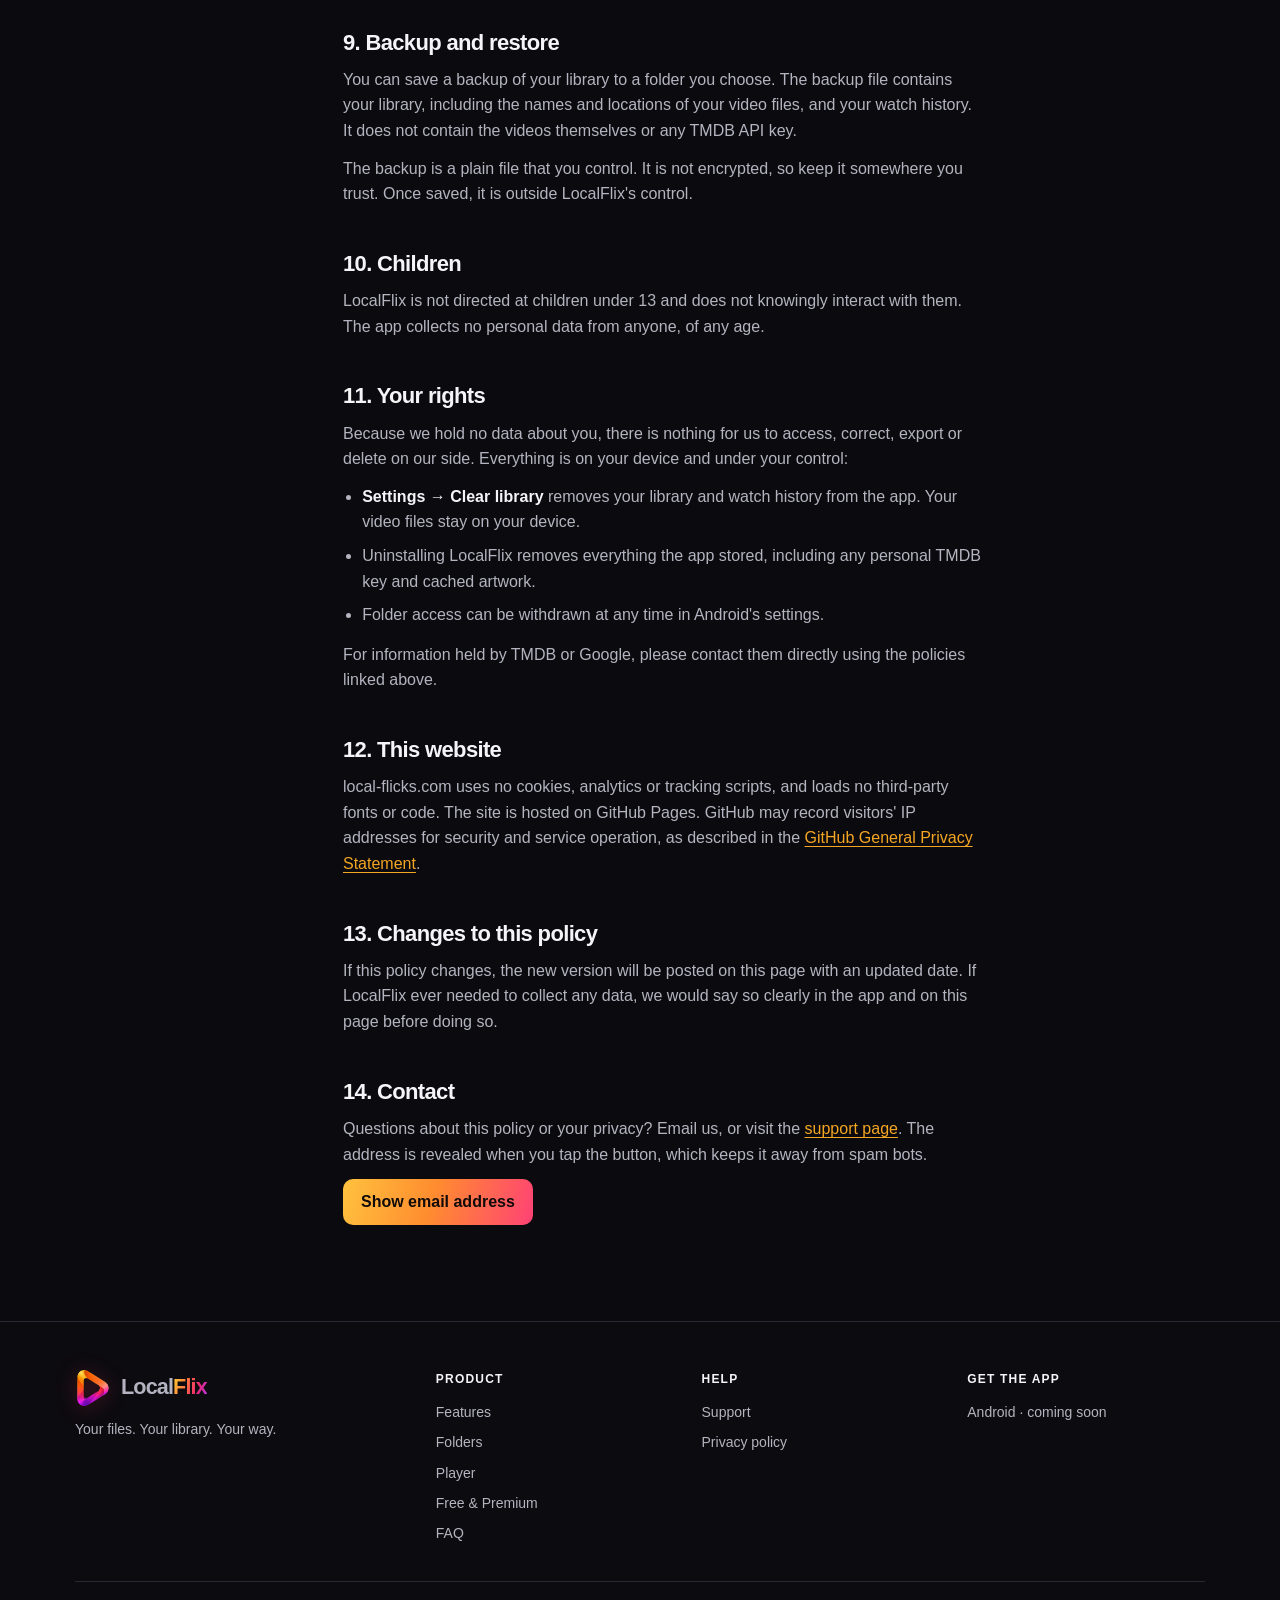
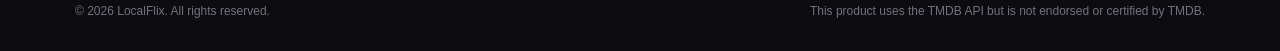
<file: privacy.html>
<!doctype html>
<html lang="en-GB">
<head>
  <meta charset="utf-8">
  <meta name="viewport" content="width=device-width, initial-scale=1, viewport-fit=cover">
  <title>Privacy Policy · LocalFlix</title>
  <meta name="description" content="LocalFlix collects no personal data. Your library, watch history and video files stay on your phone. Read how the app handles TMDB artwork, Google Play purchases and file access.">
  <meta name="theme-color" content="#0b0b0f">
  <link rel="canonical" href="https://local-flicks.com/privacy.html">
  <link rel="icon" type="image/png" sizes="32x32" href="assets/img/favicon-32.png">
  <link rel="apple-touch-icon" href="assets/img/apple-touch-icon.png">
  <link rel="stylesheet" href="assets/css/site.css?v=2026-10-14b">
</head>
<body id="top">

<svg width="0" height="0" style="position:absolute" aria-hidden="true">
  <symbol id="i-menu" viewBox="0 0 24 24"><path d="M4 7h16M4 12h16M4 17h16"/></symbol>
  <symbol id="i-download" viewBox="0 0 24 24"><path d="M12 3v12"/><path d="M7 10l5 5 5-5"/><path d="M5 21h14"/></symbol>
</svg>

<a class="skip" href="#main">Skip to content</a>

<header class="site-header">
  <div class="wrap">
    <a class="brand" href="index.html" aria-label="LocalFlix home"><img src="assets/img/mark.png" alt="" width="36" height="36"><span>Local<b>Flix</b></span></a>
    <button class="menu-toggle" type="button" aria-expanded="false" aria-controls="site-nav" aria-label="Menu">
      <svg class="icon"><use href="#i-menu"/></svg>
    </button>
    <nav id="site-nav" class="nav" aria-label="Main">
      <a href="index.html#features">Features</a>
      <a href="index.html#faq">FAQ</a>
      <a href="support.html">Support</a>
      <a href="privacy.html" aria-current="page">Privacy</a>
      <a class="btn btn-nav" href="index.html#download">Download</a>
    </nav>
  </div>
</header>

<main id="main">
  <div class="wrap doc-hero">
    <span class="eyebrow">Legal</span>
    <h1>Privacy Policy</h1>
    <p class="doc-meta">Last updated: 14 October 2026 · Applies to the LocalFlix Android app and local-flicks.com</p>
  </div>

  <div class="wrap doc-layout">
    <nav class="toc" aria-label="On this page">
      <h2>On this page</h2>
      <ol>
        <li><a href="#who">1. Who we are</a></li>
        <li><a href="#collect">2. What data we collect</a></li>
        <li><a href="#where">3. Where your data lives</a></li>
        <li><a href="#files">4. Your video files</a></li>
        <li><a href="#internet">5. Internet access</a></li>
        <li><a href="#purchases">6. Premium purchases</a></li>
        <li><a href="#other-apps">7. Opening a video in another app</a></li>
        <li><a href="#permissions">8. Permissions</a></li>
        <li><a href="#backup">9. Backup and restore</a></li>
        <li><a href="#children">10. Children</a></li>
        <li><a href="#rights">11. Your rights</a></li>
        <li><a href="#website">12. This website</a></li>
        <li><a href="#changes">13. Changes to this policy</a></li>
        <li><a href="#contact">14. Contact</a></li>
      </ol>
    </nav>

    <article class="doc">
      <div class="short">
        <p><strong>Short version:</strong> LocalFlix does not collect, receive or sell any personal data. There is no account, no analytics, no advertising and no tracking. Your library, watch history and video files stay on your phone. To show posters and details, the app automatically sends title names and years, read from your file names, to The Movie Database (TMDB), which also sees your device's IP address. It also goes online to handle a Premium purchase through Google Play.</p>
      </div>

      <section id="who">
        <h2>1. Who we are</h2>
        <p>LocalFlix ("LocalFlix", "we", "us") is an Android app that organises and plays video files already stored on your device. It is made by an independent developer and published on Google Play.</p>
        <p>This policy explains what the app does with information, which is very little, and where your information goes, which is nowhere we can see it.</p>
      </section>

      <section id="collect">
        <h2>2. What data we collect</h2>
        <p><strong>None.</strong> We do not receive any information from the app. We have no servers that the app reports to, and we never see your library, what you watch or how you use LocalFlix.</p>
        <p>To work, the app keeps the following <strong>on your phone only</strong>:</p>
        <ul>
          <li>Your library: titles, seasons and episodes, and the names and locations of the video files you add.</li>
          <li>Watch history: playback positions and watched or unwatched status.</li>
          <li>Details and artwork fetched from TMDB, including cached poster, backdrop and cast images.</li>
          <li>Your personal TMDB API key, if you choose to add one.</li>
          <li>Your settings, such as library filters and sort order, and whether you own Premium.</li>
        </ul>
      </section>

      <section id="where">
        <h2>3. Where your data lives</h2>
        <p>Everything listed above is stored in the app's private storage on your device, in a local database and a small number of local files. Other apps cannot read it.</p>
        <ul>
          <li>A personal TMDB API key, if you add one, is kept in Android's encrypted storage. LocalFlix's built-in TMDB connection key is part of the app itself, not your data.</li>
          <li>LocalFlix opts out of Android's automatic cloud backup, so your library is not copied to a Google account by the app.</li>
          <li>Nothing is synchronised to any server.</li>
        </ul>
      </section>

      <section id="files">
        <h2>4. Your video files</h2>
        <p>LocalFlix can only see the folders and files you choose through Android's own file picker. It plays your videos where they are.</p>
        <ul>
          <li>Your videos are never uploaded, copied elsewhere or modified.</li>
          <li>Removing a show, episode or movie from your library never deletes the video file from your device.</li>
          <li>You can withdraw folder access at any time in Android's settings for the app.</li>
        </ul>
      </section>

      <section id="internet">
        <h2>5. Internet access</h2>
        <p>Browsing your library and playing videos work without an internet connection. The app connects to the internet in only two situations:</p>
        <h3>TMDB artwork and details (automatic)</h3>
        <p>When internet access is available, LocalFlix automatically asks The Movie Database (TMDB) for posters, descriptions and cast whenever titles are matched: after you add videos, when you use <strong>Match all with TMDB</strong> or <strong>Match with TMDB</strong>, and after you save a personal TMDB key. Each search request contains the <strong>title name and year</strong> that LocalFlix read from your file name, plus an API key: LocalFlix's built-in key, or your personal key if you have saved one. Artwork is then downloaded from TMDB's image servers and saved on your phone. As with any website, TMDB and its image servers can see your device's IP address when they receive these requests. TMDB's handling of that information is covered by the <a href="https://www.themoviedb.org/privacy-policy" rel="noopener">TMDB privacy policy</a>.</p>
        <p>Your video files are never uploaded. Your library records and watch history stay on your phone and are not synchronised to any LocalFlix server.</p>
        <p>You can optionally save your own TMDB API key in the app. It is kept in Android's encrypted storage and takes priority over the built-in connection. Clearing it returns LocalFlix to its built-in connection.</p>
        <p>This product uses the TMDB API but is not endorsed or certified by TMDB.</p>
        <h3>Google Play purchases</h3>
        <p>Buying or restoring Premium goes through Google Play Billing (see section 6).</p>
        <h3>What LocalFlix never does</h3>
        <ul>
          <li>No analytics, crash reporting or usage tracking.</li>
          <li>No advertising and no advertising identifiers.</li>
          <li>No accounts, sign-in or email collection.</li>
        </ul>
      </section>

      <section id="purchases">
        <h2>6. Premium purchases</h2>
        <p>Premium is a one-time purchase handled entirely by Google Play. We never receive your name, email address or payment details. The app only learns from Google Play whether your account owns Premium, and stores that yes or no on your phone.</p>
        <p>Google's handling of your purchase is covered by the <a href="https://policies.google.com/privacy" rel="noopener">Google Privacy Policy</a>.</p>
      </section>

      <section id="other-apps">
        <h2>7. Opening a video in another app</h2>
        <p>If a video won't play in LocalFlix, you can tap <strong>Open in another player</strong>. Only then, and only for that one file, Android gives the app you choose (for example VLC or MX Player) temporary permission to read the video. LocalFlix does not send that app anything else. The other app's own privacy policy applies to what it does.</p>
      </section>

      <section id="permissions">
        <h2>8. Permissions</h2>
        <ul>
          <li><strong>Internet:</strong> for automatic TMDB posters and details, and for Google Play purchases.</li>
          <li><strong>Google Play Billing:</strong> to buy and restore Premium.</li>
          <li><strong>Folder and file access:</strong> granted through Android's file picker, only for the folders and files you choose.</li>
        </ul>
        <p>LocalFlix does not request access to your contacts, location, camera, microphone or notifications, and it does not request broad access to all the photos, videos or files on your device.</p>
      </section>

      <section id="backup">
        <h2>9. Backup and restore</h2>
        <p>You can save a backup of your library to a folder you choose. The backup file contains your library, including the names and locations of your video files, and your watch history. It does not contain the videos themselves or any TMDB API key.</p>
        <p>The backup is a plain file that you control. It is not encrypted, so keep it somewhere you trust. Once saved, it is outside LocalFlix's control.</p>
      </section>

      <section id="children">
        <h2>10. Children</h2>
        <p>LocalFlix is not directed at children under 13 and does not knowingly interact with them. The app collects no personal data from anyone, of any age.</p>
      </section>

      <section id="rights">
        <h2>11. Your rights</h2>
        <p>Because we hold no data about you, there is nothing for us to access, correct, export or delete on our side. Everything is on your device and under your control:</p>
        <ul>
          <li><strong>Settings → Clear library</strong> removes your library and watch history from the app. Your video files stay on your device.</li>
          <li>Uninstalling LocalFlix removes everything the app stored, including any personal TMDB key and cached artwork.</li>
          <li>Folder access can be withdrawn at any time in Android's settings.</li>
        </ul>
        <p>For information held by TMDB or Google, please contact them directly using the policies linked above.</p>
      </section>

      <section id="website">
        <h2>12. This website</h2>
        <p>local-flicks.com uses no cookies, analytics or tracking scripts, and loads no third-party fonts or code. The site is hosted on GitHub Pages. GitHub may record visitors' IP addresses for security and service operation, as described in the <a href="https://docs.github.com/en/site-policy/privacy-policies/github-general-privacy-statement" rel="noopener">GitHub General Privacy Statement</a>.</p>
      </section>

      <section id="changes">
        <h2>13. Changes to this policy</h2>
        <p>If this policy changes, the new version will be posted on this page with an updated date. If LocalFlix ever needed to collect any data, we would say so clearly in the app and on this page before doing so.</p>
      </section>

      <section id="contact">
        <h2>14. Contact</h2>
        <p>Questions about this policy or your privacy? Email us, or visit the <a href="support.html">support page</a>. The address is revealed when you tap the button, which keeps it away from spam bots.</p>
        <p><button type="button" class="reveal-email" data-u="vedppa.pans" data-d="em.notorp" data-subject="LocalFlix privacy question">Show email address</button> <noscript>(Turn on JavaScript to see the address.)</noscript></p>
      </section>
    </article>
  </div>
</main>

<footer class="site-footer">
  <div class="wrap">
    <div class="footer-grid">
      <div class="footer-brand">
        <a class="brand" href="index.html" aria-label="LocalFlix home"><img src="assets/img/mark.png" alt="" width="36" height="36"><span>Local<b>Flix</b></span></a>
        <p>Your files. Your library. Your way.</p>
      </div>
      <div>
        <h4>Product</h4>
        <ul>
          <li><a href="index.html#features">Features</a></li>
          <li><a href="index.html#folders">Folders</a></li>
          <li><a href="index.html#player">Player</a></li>
          <li><a href="index.html#pricing">Free &amp; Premium</a></li>
          <li><a href="index.html#faq">FAQ</a></li>
        </ul>
      </div>
      <div>
        <h4>Help</h4>
        <ul>
          <li><a href="support.html">Support</a></li>
          <li><a href="privacy.html">Privacy policy</a></li>
        </ul>
      </div>
      <div>
        <h4>Get the app</h4>
        <ul>
          <li><a href="index.html#download">Android · coming soon</a></li>
        </ul>
      </div>
    </div>
    <div class="legal">
      <span>&copy; 2026 LocalFlix. All rights reserved.</span>
      <span>This product uses the TMDB API but is not endorsed or certified by TMDB.</span>
    </div>
  </div>
</footer>

<script src="assets/js/site.js?v=2026-10-13d" defer></script>
</body>
</html>
</file>
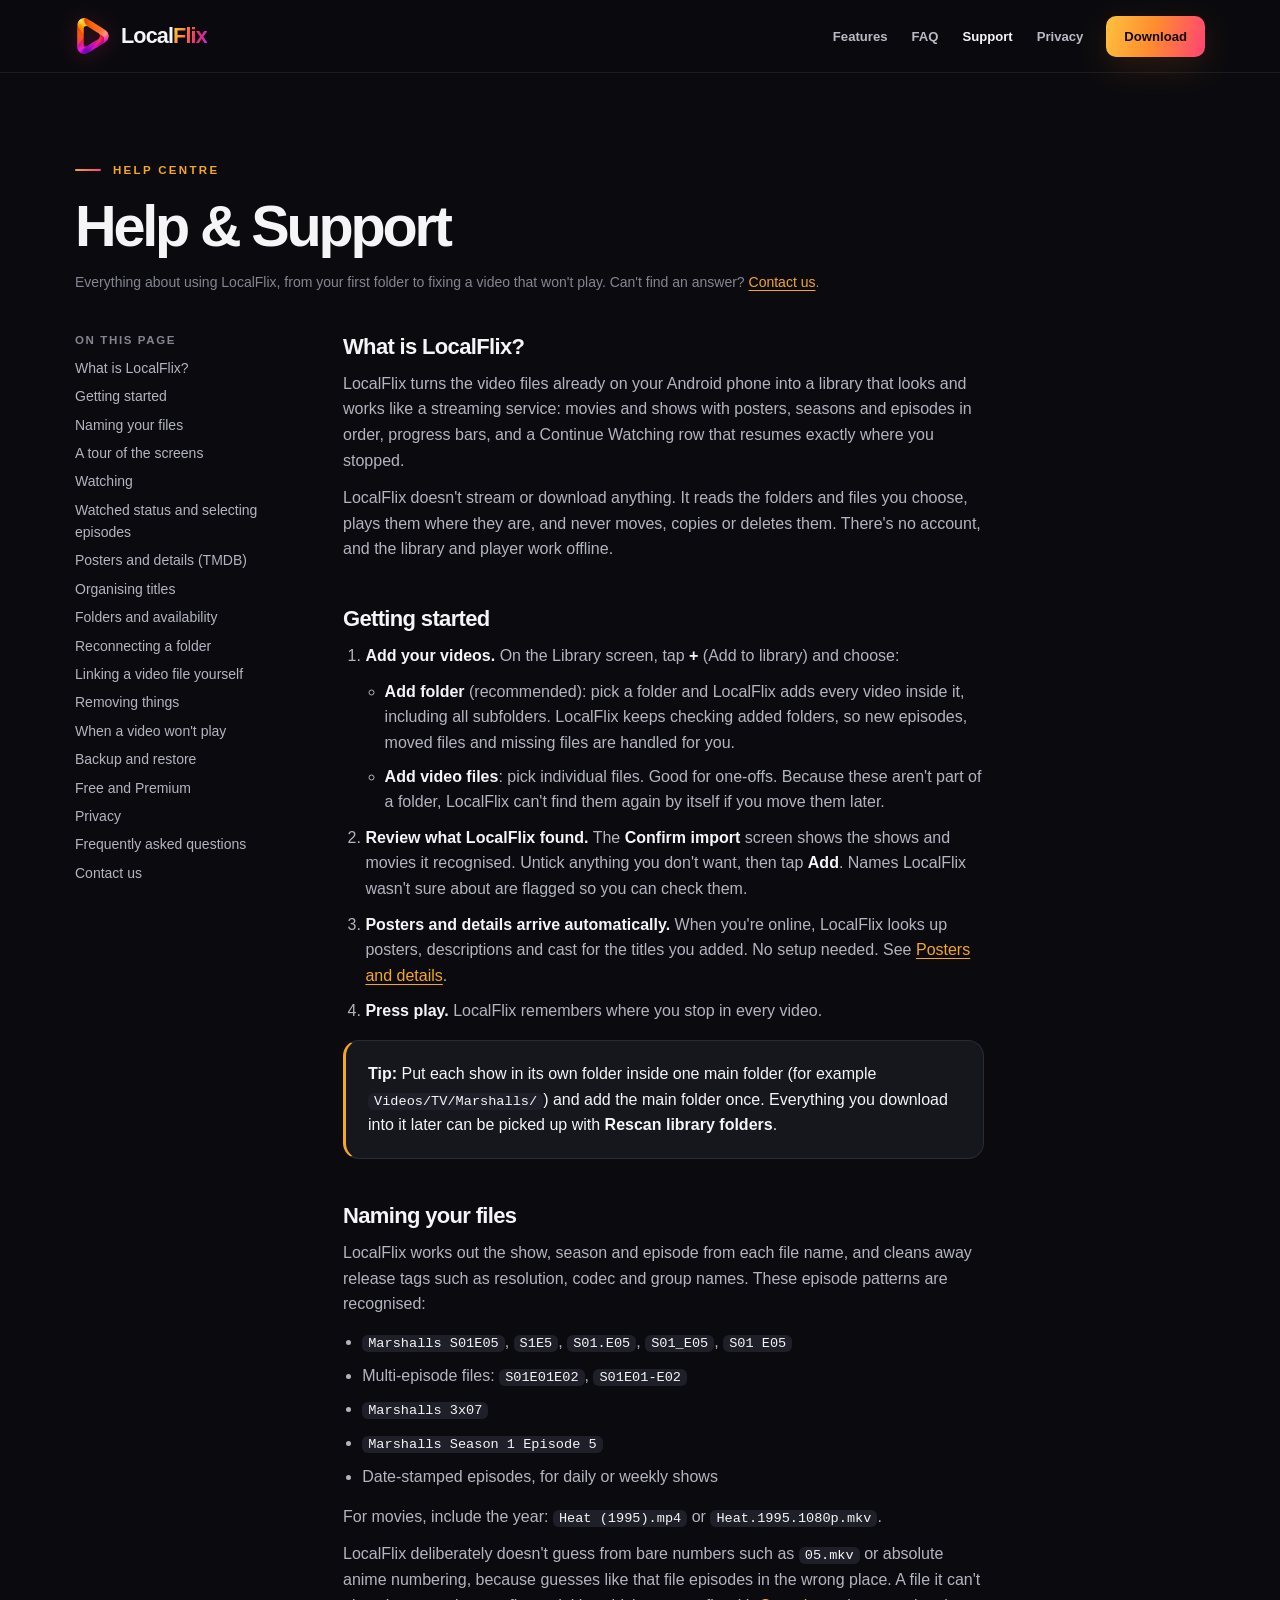
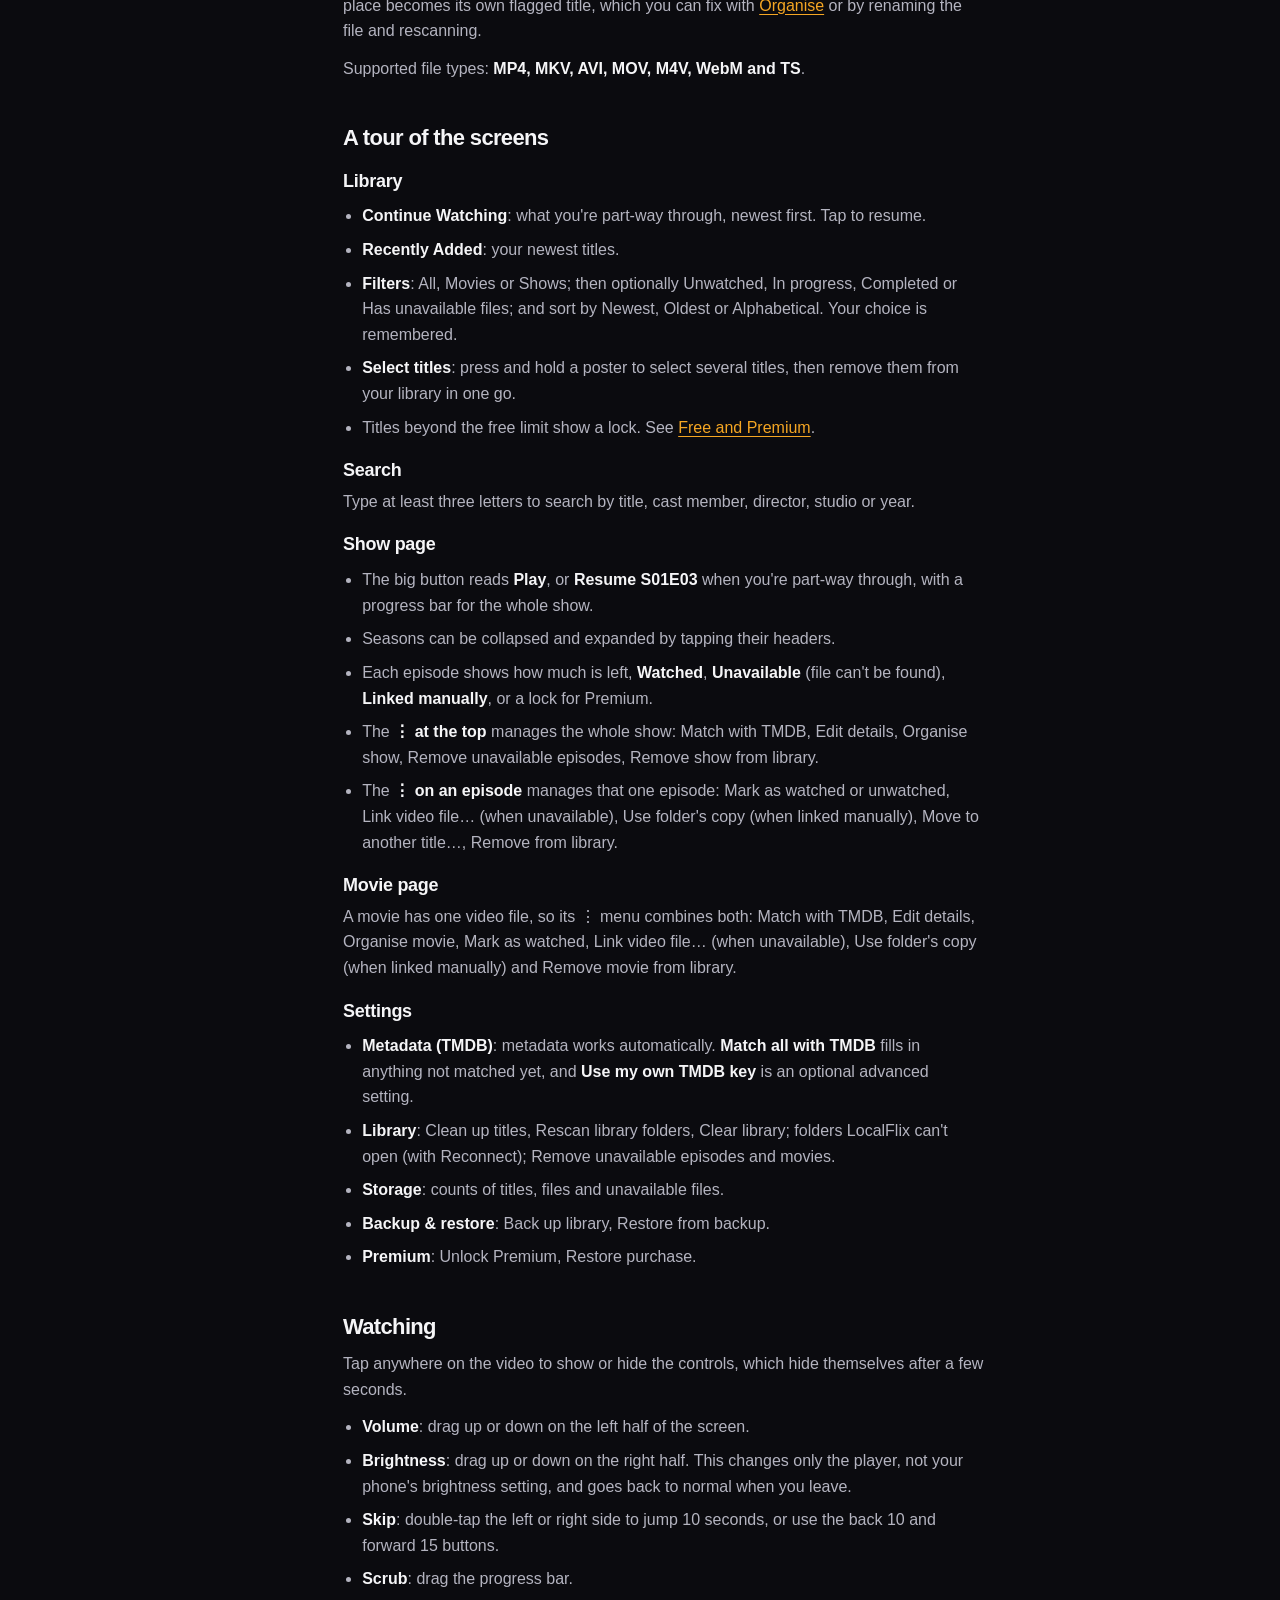
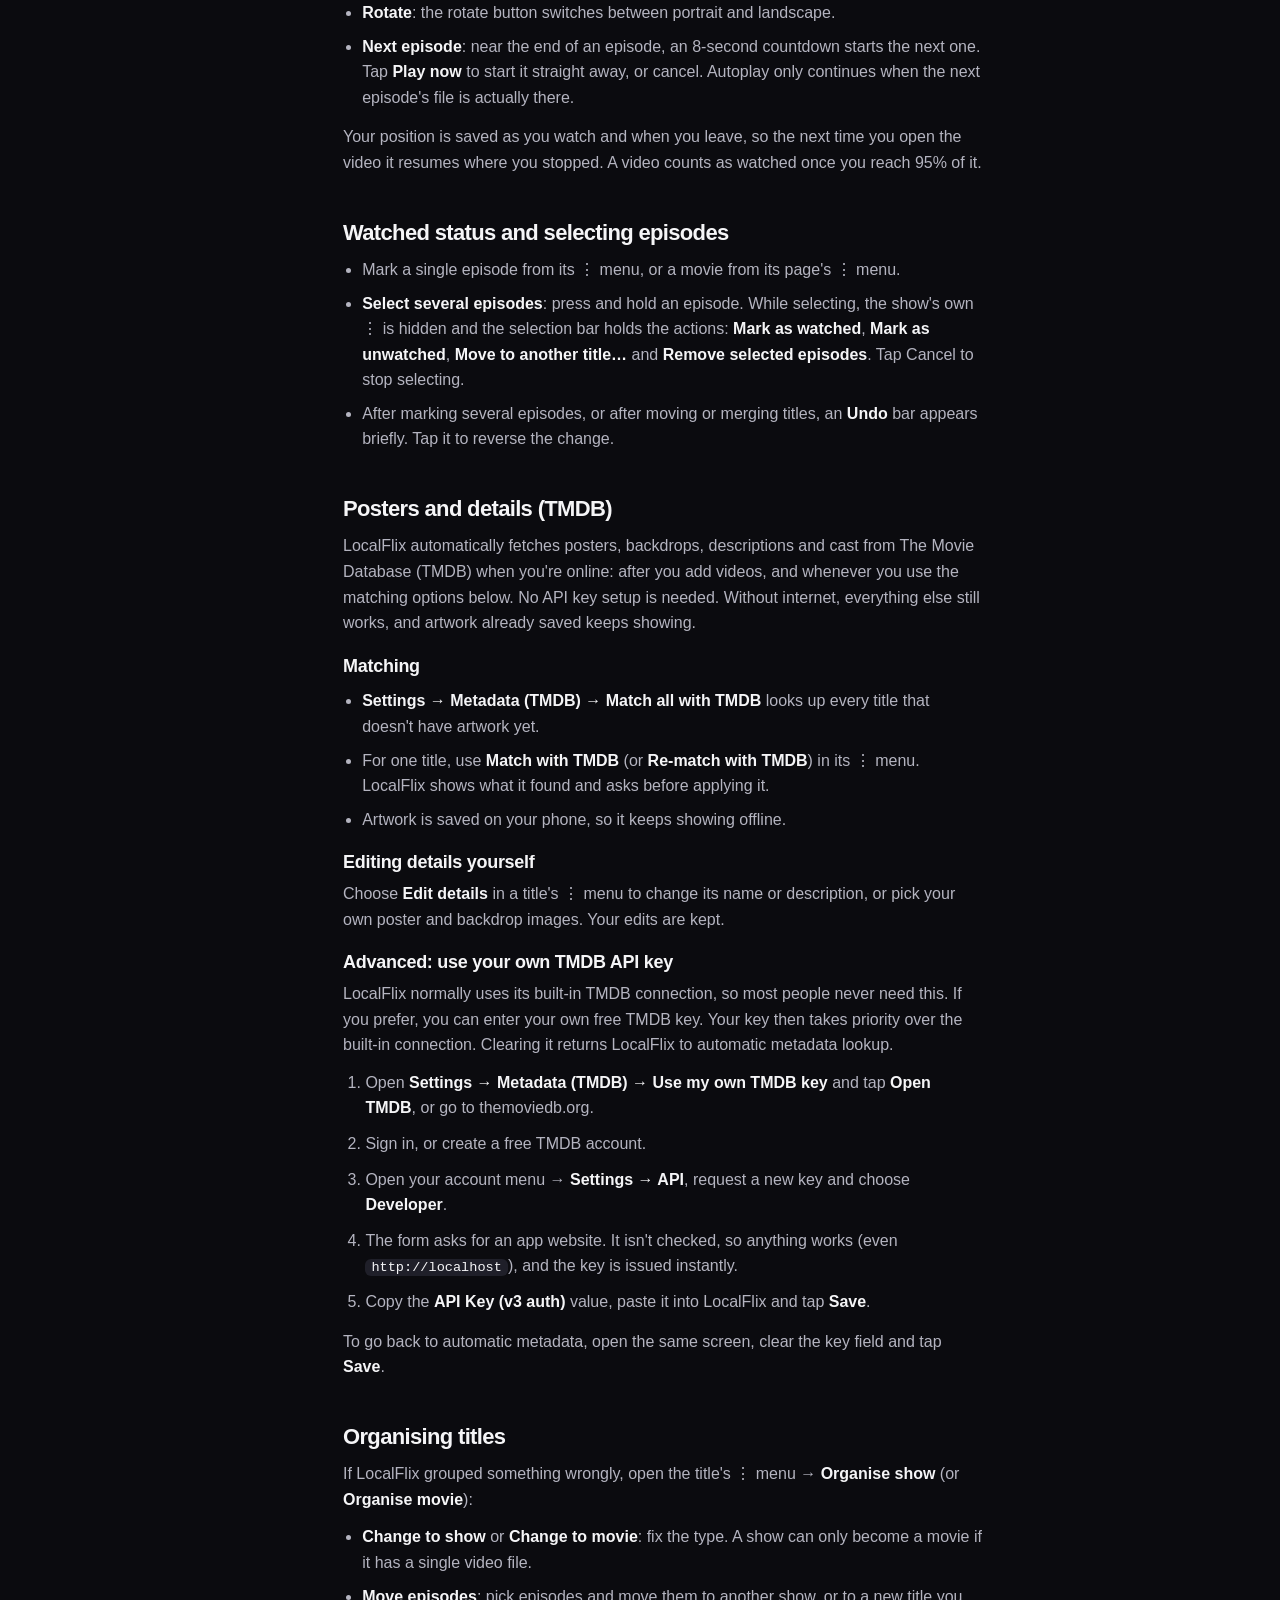
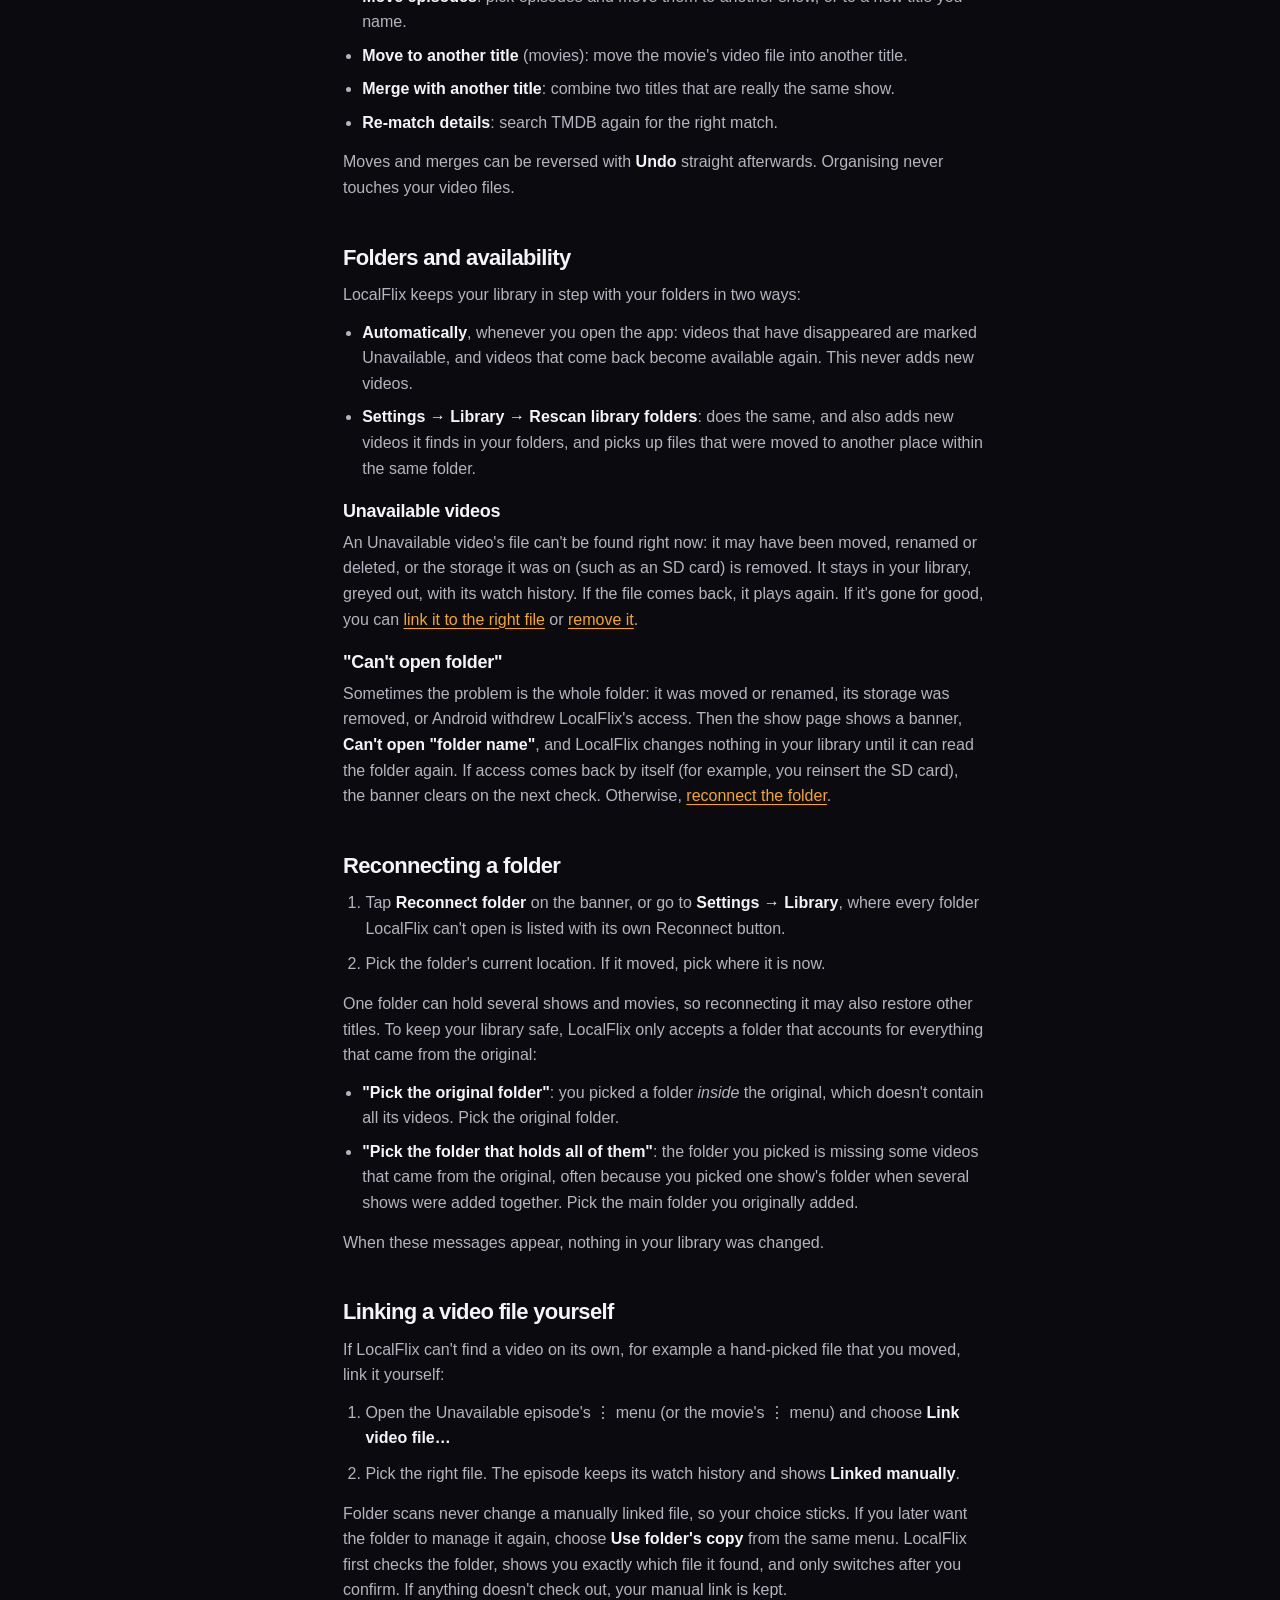
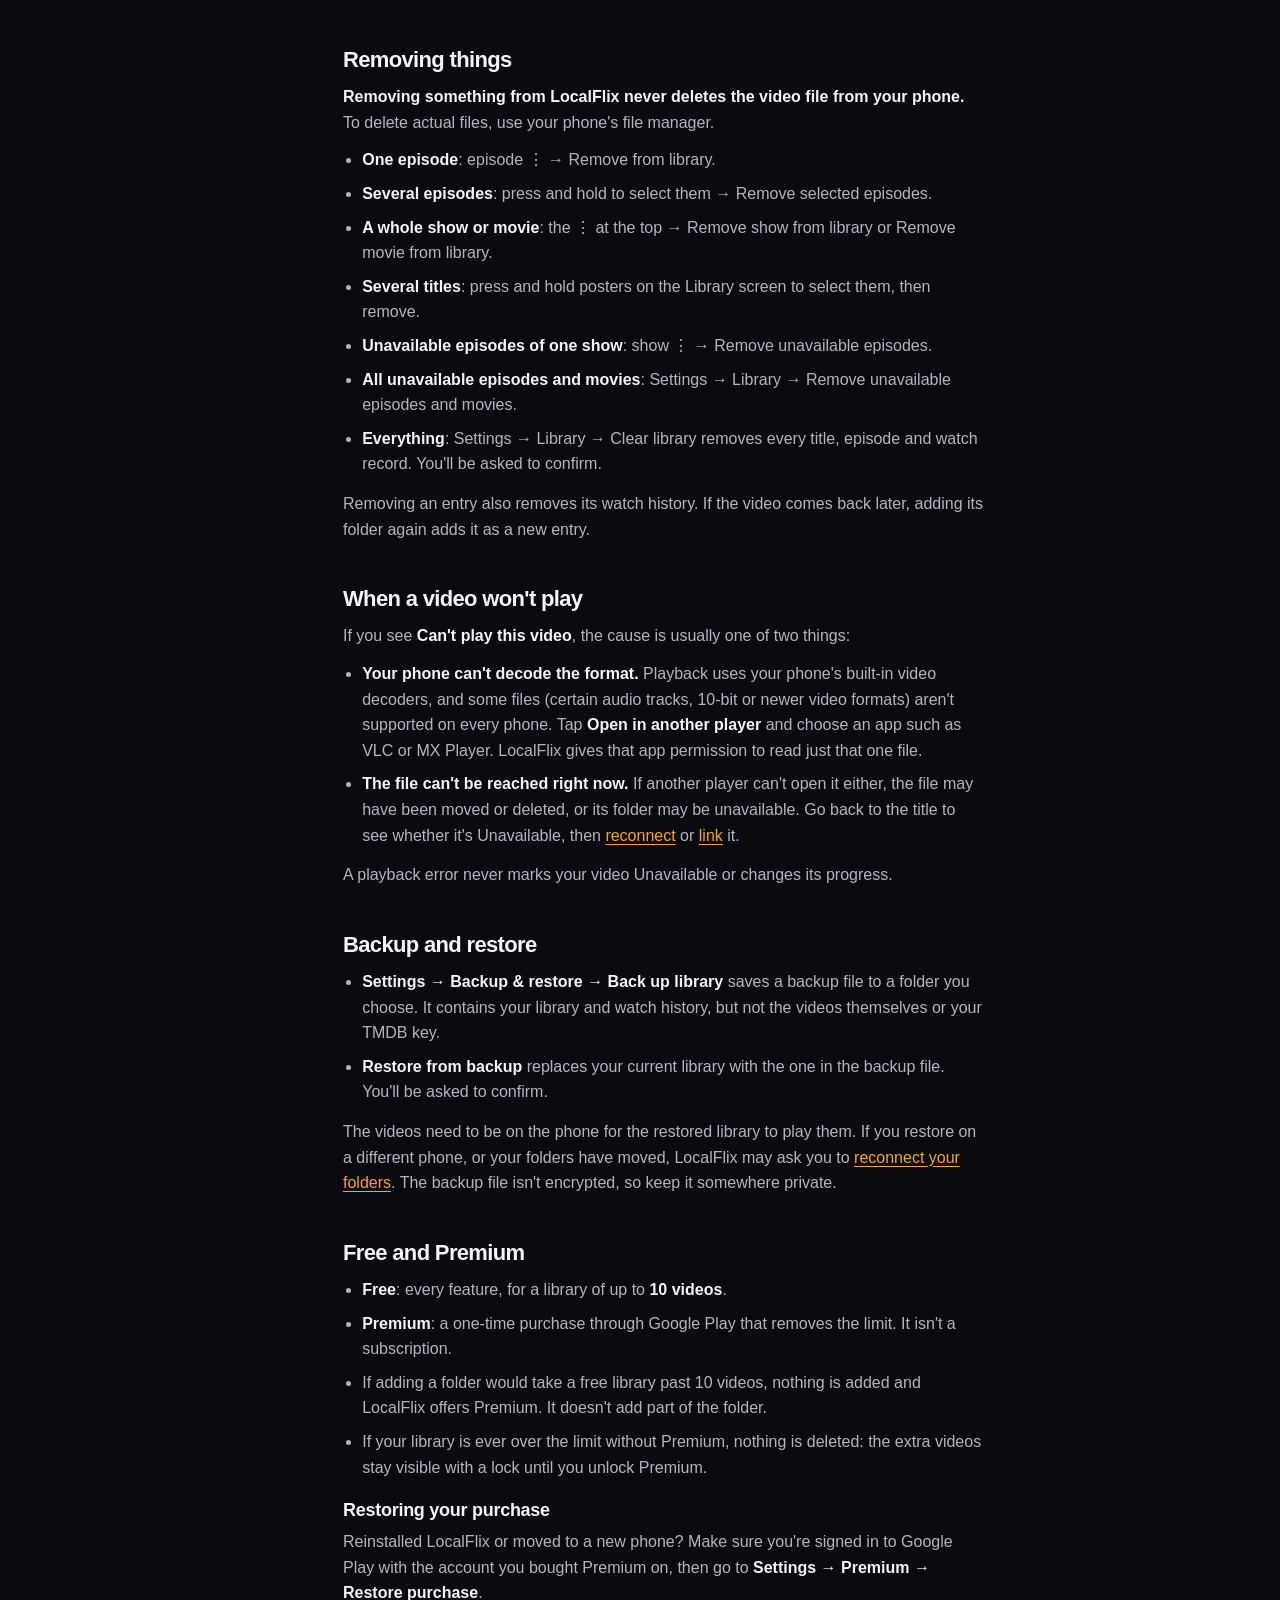
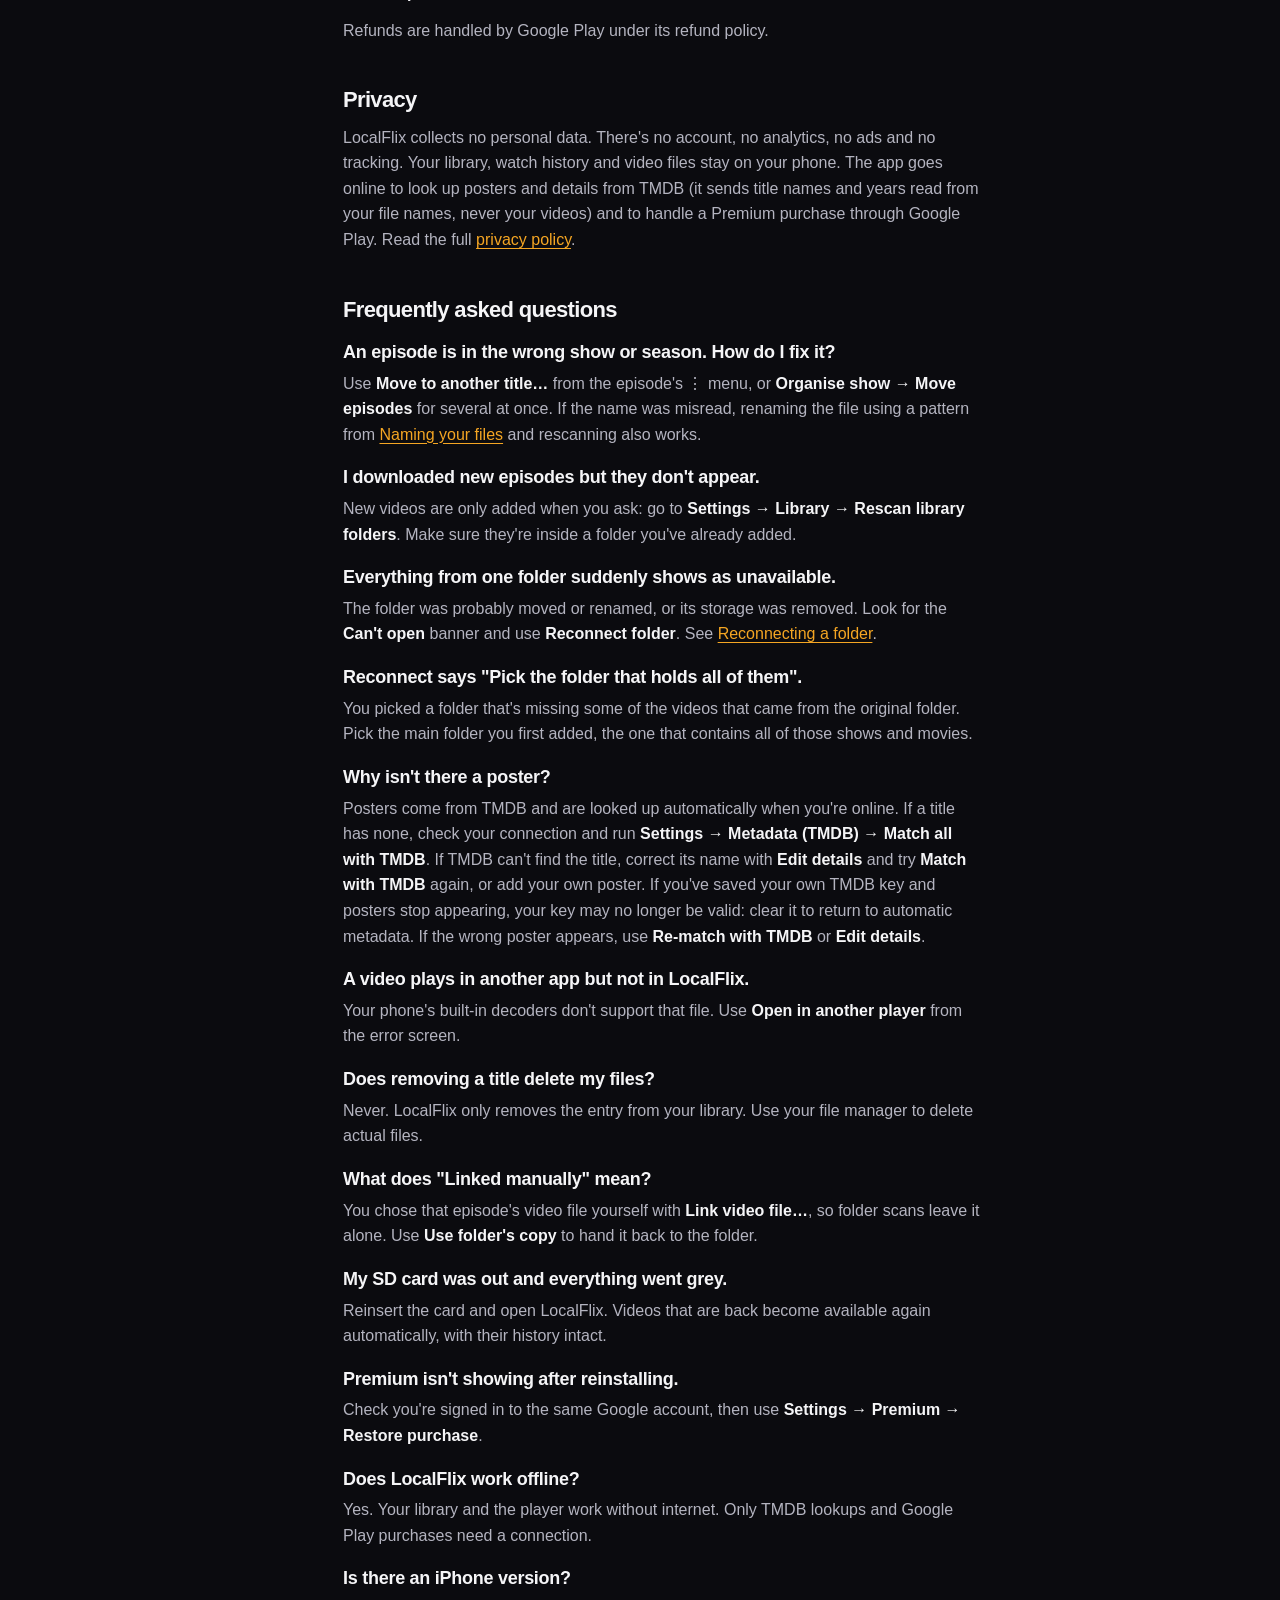
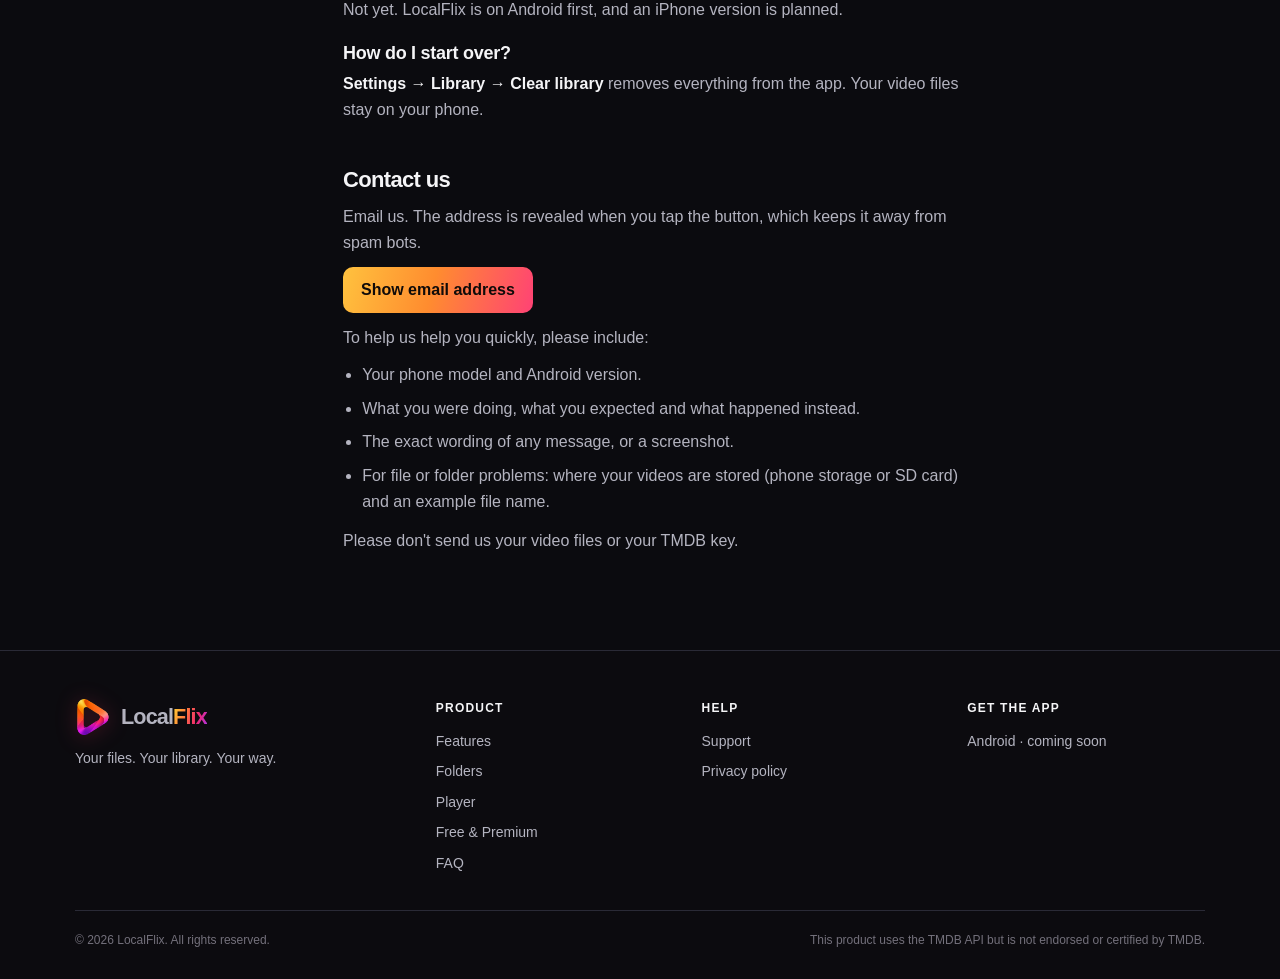
<file: support.html>
<!doctype html>
<html lang="en-GB">
<head>
  <meta charset="utf-8">
  <meta name="viewport" content="width=device-width, initial-scale=1, viewport-fit=cover">
  <title>Help &amp; Support · LocalFlix</title>
  <meta name="description" content="How to use LocalFlix: adding folders, naming files, posters from TMDB, the player, reconnecting folders, linking video files, backup, Premium and troubleshooting.">
  <meta name="theme-color" content="#0b0b0f">
  <link rel="canonical" href="https://local-flicks.com/support.html">
  <link rel="icon" type="image/png" sizes="32x32" href="assets/img/favicon-32.png">
  <link rel="apple-touch-icon" href="assets/img/apple-touch-icon.png">
  <link rel="stylesheet" href="assets/css/site.css?v=2026-10-14b">
</head>
<body id="top">

<svg width="0" height="0" style="position:absolute" aria-hidden="true">
  <symbol id="i-menu" viewBox="0 0 24 24"><path d="M4 7h16M4 12h16M4 17h16"/></symbol>
  <symbol id="i-download" viewBox="0 0 24 24"><path d="M12 3v12"/><path d="M7 10l5 5 5-5"/><path d="M5 21h14"/></symbol>
</svg>

<a class="skip" href="#main">Skip to content</a>

<header class="site-header">
  <div class="wrap">
    <a class="brand" href="index.html" aria-label="LocalFlix home"><img src="assets/img/mark.png" alt="" width="36" height="36"><span>Local<b>Flix</b></span></a>
    <button class="menu-toggle" type="button" aria-expanded="false" aria-controls="site-nav" aria-label="Menu">
      <svg class="icon"><use href="#i-menu"/></svg>
    </button>
    <nav id="site-nav" class="nav" aria-label="Main">
      <a href="index.html#features">Features</a>
      <a href="index.html#faq">FAQ</a>
      <a href="support.html" aria-current="page">Support</a>
      <a href="privacy.html">Privacy</a>
      <a class="btn btn-nav" href="index.html#download">Download</a>
    </nav>
  </div>
</header>

<main id="main">
  <div class="wrap doc-hero">
    <span class="eyebrow">Help centre</span>
    <h1>Help &amp; Support</h1>
    <p class="doc-meta">Everything about using LocalFlix, from your first folder to fixing a video that won't play. Can't find an answer? <a href="#contact">Contact us</a>.</p>
  </div>

  <div class="wrap doc-layout">
    <nav class="toc" aria-label="On this page">
      <h2>On this page</h2>
      <ol>
        <li><a href="#what">What is LocalFlix?</a></li>
        <li><a href="#start">Getting started</a></li>
        <li><a href="#naming">Naming your files</a></li>
        <li><a href="#tour">A tour of the screens</a></li>
        <li><a href="#watching">Watching</a></li>
        <li><a href="#watched">Watched status and selecting episodes</a></li>
        <li><a href="#tmdb">Posters and details (TMDB)</a></li>
        <li><a href="#organise">Organising titles</a></li>
        <li><a href="#folders">Folders and availability</a></li>
        <li><a href="#reconnect">Reconnecting a folder</a></li>
        <li><a href="#link">Linking a video file yourself</a></li>
        <li><a href="#remove">Removing things</a></li>
        <li><a href="#wontplay">When a video won't play</a></li>
        <li><a href="#backup">Backup and restore</a></li>
        <li><a href="#premium">Free and Premium</a></li>
        <li><a href="#privacy">Privacy</a></li>
        <li><a href="#faq">Frequently asked questions</a></li>
        <li><a href="#contact">Contact us</a></li>
      </ol>
    </nav>

    <article class="doc">

      <section id="what">
        <h2>What is LocalFlix?</h2>
        <p>LocalFlix turns the video files already on your Android phone into a library that looks and works like a streaming service: movies and shows with posters, seasons and episodes in order, progress bars, and a Continue Watching row that resumes exactly where you stopped.</p>
        <p>LocalFlix doesn't stream or download anything. It reads the folders and files you choose, plays them where they are, and never moves, copies or deletes them. There's no account, and the library and player work offline.</p>
      </section>

      <section id="start">
        <h2>Getting started</h2>
        <ol>
          <li><strong>Add your videos.</strong> On the Library screen, tap <strong>+</strong> (Add to library) and choose:
            <ul>
              <li><strong>Add folder</strong> (recommended): pick a folder and LocalFlix adds every video inside it, including all subfolders. LocalFlix keeps checking added folders, so new episodes, moved files and missing files are handled for you.</li>
              <li><strong>Add video files</strong>: pick individual files. Good for one-offs. Because these aren't part of a folder, LocalFlix can't find them again by itself if you move them later.</li>
            </ul>
          </li>
          <li><strong>Review what LocalFlix found.</strong> The <strong>Confirm import</strong> screen shows the shows and movies it recognised. Untick anything you don't want, then tap <strong>Add</strong>. Names LocalFlix wasn't sure about are flagged so you can check them.</li>
          <li><strong>Posters and details arrive automatically.</strong> When you're online, LocalFlix looks up posters, descriptions and cast for the titles you added. No setup needed. See <a href="#tmdb">Posters and details</a>.</li>
          <li><strong>Press play.</strong> LocalFlix remembers where you stop in every video.</li>
        </ol>
        <div class="short" style="margin-top:16px"><p><strong>Tip:</strong> Put each show in its own folder inside one main folder (for example <code>Videos/TV/Marshalls/</code>) and add the main folder once. Everything you download into it later can be picked up with <strong>Rescan library folders</strong>.</p></div>
      </section>

      <section id="naming">
        <h2>Naming your files</h2>
        <p>LocalFlix works out the show, season and episode from each file name, and cleans away release tags such as resolution, codec and group names. These episode patterns are recognised:</p>
        <ul>
          <li><code>Marshalls S01E05</code>, <code>S1E5</code>, <code>S01.E05</code>, <code>S01_E05</code>, <code>S01 E05</code></li>
          <li>Multi-episode files: <code>S01E01E02</code>, <code>S01E01-E02</code></li>
          <li><code>Marshalls 3x07</code></li>
          <li><code>Marshalls Season 1 Episode 5</code></li>
          <li>Date-stamped episodes, for daily or weekly shows</li>
        </ul>
        <p>For movies, include the year: <code>Heat (1995).mp4</code> or <code>Heat.1995.1080p.mkv</code>.</p>
        <p>LocalFlix deliberately doesn't guess from bare numbers such as <code>05.mkv</code> or absolute anime numbering, because guesses like that file episodes in the wrong place. A file it can't place becomes its own flagged title, which you can fix with <a href="#organise">Organise</a> or by renaming the file and rescanning.</p>
        <p>Supported file types: <strong>MP4, MKV, AVI, MOV, M4V, WebM and TS</strong>.</p>
      </section>

      <section id="tour">
        <h2>A tour of the screens</h2>
        <h3>Library</h3>
        <ul>
          <li><strong>Continue Watching</strong>: what you're part-way through, newest first. Tap to resume.</li>
          <li><strong>Recently Added</strong>: your newest titles.</li>
          <li><strong>Filters</strong>: All, Movies or Shows; then optionally Unwatched, In progress, Completed or Has unavailable files; and sort by Newest, Oldest or Alphabetical. Your choice is remembered.</li>
          <li><strong>Select titles</strong>: press and hold a poster to select several titles, then remove them from your library in one go.</li>
          <li>Titles beyond the free limit show a lock. See <a href="#premium">Free and Premium</a>.</li>
        </ul>
        <h3>Search</h3>
        <p>Type at least three letters to search by title, cast member, director, studio or year.</p>
        <h3>Show page</h3>
        <ul>
          <li>The big button reads <strong>Play</strong>, or <strong>Resume S01E03</strong> when you're part-way through, with a progress bar for the whole show.</li>
          <li>Seasons can be collapsed and expanded by tapping their headers.</li>
          <li>Each episode shows how much is left, <strong>Watched</strong>, <strong>Unavailable</strong> (file can't be found), <strong>Linked manually</strong>, or a lock for Premium.</li>
          <li>The <strong>⋮ at the top</strong> manages the whole show: Match with TMDB, Edit details, Organise show, Remove unavailable episodes, Remove show from library.</li>
          <li>The <strong>⋮ on an episode</strong> manages that one episode: Mark as watched or unwatched, Link video file… (when unavailable), Use folder's copy (when linked manually), Move to another title…, Remove from library.</li>
        </ul>
        <h3>Movie page</h3>
        <p>A movie has one video file, so its ⋮ menu combines both: Match with TMDB, Edit details, Organise movie, Mark as watched, Link video file… (when unavailable), Use folder's copy (when linked manually) and Remove movie from library.</p>
        <h3>Settings</h3>
        <ul>
          <li><strong>Metadata (TMDB)</strong>: metadata works automatically. <strong>Match all with TMDB</strong> fills in anything not matched yet, and <strong>Use my own TMDB key</strong> is an optional advanced setting.</li>
          <li><strong>Library</strong>: Clean up titles, Rescan library folders, Clear library; folders LocalFlix can't open (with Reconnect); Remove unavailable episodes and movies.</li>
          <li><strong>Storage</strong>: counts of titles, files and unavailable files.</li>
          <li><strong>Backup &amp; restore</strong>: Back up library, Restore from backup.</li>
          <li><strong>Premium</strong>: Unlock Premium, Restore purchase.</li>
        </ul>
      </section>

      <section id="watching">
        <h2>Watching</h2>
        <p>Tap anywhere on the video to show or hide the controls, which hide themselves after a few seconds.</p>
        <ul>
          <li><strong>Volume</strong>: drag up or down on the left half of the screen.</li>
          <li><strong>Brightness</strong>: drag up or down on the right half. This changes only the player, not your phone's brightness setting, and goes back to normal when you leave.</li>
          <li><strong>Skip</strong>: double-tap the left or right side to jump 10 seconds, or use the back 10 and forward 15 buttons.</li>
          <li><strong>Scrub</strong>: drag the progress bar.</li>
          <li><strong>Rotate</strong>: the rotate button switches between portrait and landscape.</li>
          <li><strong>Next episode</strong>: near the end of an episode, an 8-second countdown starts the next one. Tap <strong>Play now</strong> to start it straight away, or cancel. Autoplay only continues when the next episode's file is actually there.</li>
        </ul>
        <p>Your position is saved as you watch and when you leave, so the next time you open the video it resumes where you stopped. A video counts as watched once you reach 95% of it.</p>
      </section>

      <section id="watched">
        <h2>Watched status and selecting episodes</h2>
        <ul>
          <li>Mark a single episode from its ⋮ menu, or a movie from its page's ⋮ menu.</li>
          <li><strong>Select several episodes</strong>: press and hold an episode. While selecting, the show's own ⋮ is hidden and the selection bar holds the actions: <strong>Mark as watched</strong>, <strong>Mark as unwatched</strong>, <strong>Move to another title…</strong> and <strong>Remove selected episodes</strong>. Tap Cancel to stop selecting.</li>
          <li>After marking several episodes, or after moving or merging titles, an <strong>Undo</strong> bar appears briefly. Tap it to reverse the change.</li>
        </ul>
      </section>

      <section id="tmdb">
        <h2>Posters and details (TMDB)</h2>
        <p>LocalFlix automatically fetches posters, backdrops, descriptions and cast from The Movie Database (TMDB) when you're online: after you add videos, and whenever you use the matching options below. No API key setup is needed. Without internet, everything else still works, and artwork already saved keeps showing.</p>
        <h3>Matching</h3>
        <ul>
          <li><strong>Settings → Metadata (TMDB) → Match all with TMDB</strong> looks up every title that doesn't have artwork yet.</li>
          <li>For one title, use <strong>Match with TMDB</strong> (or <strong>Re-match with TMDB</strong>) in its ⋮ menu. LocalFlix shows what it found and asks before applying it.</li>
          <li>Artwork is saved on your phone, so it keeps showing offline.</li>
        </ul>
        <h3>Editing details yourself</h3>
        <p>Choose <strong>Edit details</strong> in a title's ⋮ menu to change its name or description, or pick your own poster and backdrop images. Your edits are kept.</p>
        <h3>Advanced: use your own TMDB API key</h3>
        <p>LocalFlix normally uses its built-in TMDB connection, so most people never need this. If you prefer, you can enter your own free TMDB key. Your key then takes priority over the built-in connection. Clearing it returns LocalFlix to automatic metadata lookup.</p>
        <ol>
          <li>Open <strong>Settings → Metadata (TMDB) → Use my own TMDB key</strong> and tap <strong>Open TMDB</strong>, or go to themoviedb.org.</li>
          <li>Sign in, or create a free TMDB account.</li>
          <li>Open your account menu → <strong>Settings → API</strong>, request a new key and choose <strong>Developer</strong>.</li>
          <li>The form asks for an app website. It isn't checked, so anything works (even <code>http://localhost</code>), and the key is issued instantly.</li>
          <li>Copy the <strong>API Key (v3 auth)</strong> value, paste it into LocalFlix and tap <strong>Save</strong>.</li>
        </ol>
        <p>To go back to automatic metadata, open the same screen, clear the key field and tap <strong>Save</strong>.</p>
      </section>

      <section id="organise">
        <h2>Organising titles</h2>
        <p>If LocalFlix grouped something wrongly, open the title's ⋮ menu → <strong>Organise show</strong> (or <strong>Organise movie</strong>):</p>
        <ul>
          <li><strong>Change to show</strong> or <strong>Change to movie</strong>: fix the type. A show can only become a movie if it has a single video file.</li>
          <li><strong>Move episodes</strong>: pick episodes and move them to another show, or to a new title you name.</li>
          <li><strong>Move to another title</strong> (movies): move the movie's video file into another title.</li>
          <li><strong>Merge with another title</strong>: combine two titles that are really the same show.</li>
          <li><strong>Re-match details</strong>: search TMDB again for the right match.</li>
        </ul>
        <p>Moves and merges can be reversed with <strong>Undo</strong> straight afterwards. Organising never touches your video files.</p>
      </section>

      <section id="folders">
        <h2>Folders and availability</h2>
        <p>LocalFlix keeps your library in step with your folders in two ways:</p>
        <ul>
          <li><strong>Automatically</strong>, whenever you open the app: videos that have disappeared are marked Unavailable, and videos that come back become available again. This never adds new videos.</li>
          <li><strong>Settings → Library → Rescan library folders</strong>: does the same, and also adds new videos it finds in your folders, and picks up files that were moved to another place within the same folder.</li>
        </ul>
        <h3>Unavailable videos</h3>
        <p>An Unavailable video's file can't be found right now: it may have been moved, renamed or deleted, or the storage it was on (such as an SD card) is removed. It stays in your library, greyed out, with its watch history. If the file comes back, it plays again. If it's gone for good, you can <a href="#link">link it to the right file</a> or <a href="#remove">remove it</a>.</p>
        <h3>"Can't open folder"</h3>
        <p>Sometimes the problem is the whole folder: it was moved or renamed, its storage was removed, or Android withdrew LocalFlix's access. Then the show page shows a banner, <strong>Can't open "folder name"</strong>, and LocalFlix changes nothing in your library until it can read the folder again. If access comes back by itself (for example, you reinsert the SD card), the banner clears on the next check. Otherwise, <a href="#reconnect">reconnect the folder</a>.</p>
      </section>

      <section id="reconnect">
        <h2>Reconnecting a folder</h2>
        <ol>
          <li>Tap <strong>Reconnect folder</strong> on the banner, or go to <strong>Settings → Library</strong>, where every folder LocalFlix can't open is listed with its own Reconnect button.</li>
          <li>Pick the folder's current location. If it moved, pick where it is now.</li>
        </ol>
        <p>One folder can hold several shows and movies, so reconnecting it may also restore other titles. To keep your library safe, LocalFlix only accepts a folder that accounts for everything that came from the original:</p>
        <ul>
          <li><strong>"Pick the original folder"</strong>: you picked a folder <em>inside</em> the original, which doesn't contain all its videos. Pick the original folder.</li>
          <li><strong>"Pick the folder that holds all of them"</strong>: the folder you picked is missing some videos that came from the original, often because you picked one show's folder when several shows were added together. Pick the main folder you originally added.</li>
        </ul>
        <p>When these messages appear, nothing in your library was changed.</p>
      </section>

      <section id="link">
        <h2>Linking a video file yourself</h2>
        <p>If LocalFlix can't find a video on its own, for example a hand-picked file that you moved, link it yourself:</p>
        <ol>
          <li>Open the Unavailable episode's ⋮ menu (or the movie's ⋮ menu) and choose <strong>Link video file…</strong></li>
          <li>Pick the right file. The episode keeps its watch history and shows <strong>Linked manually</strong>.</li>
        </ol>
        <p>Folder scans never change a manually linked file, so your choice sticks. If you later want the folder to manage it again, choose <strong>Use folder's copy</strong> from the same menu. LocalFlix first checks the folder, shows you exactly which file it found, and only switches after you confirm. If anything doesn't check out, your manual link is kept.</p>
      </section>

      <section id="remove">
        <h2>Removing things</h2>
        <p><strong>Removing something from LocalFlix never deletes the video file from your phone.</strong> To delete actual files, use your phone's file manager.</p>
        <ul>
          <li><strong>One episode</strong>: episode ⋮ → Remove from library.</li>
          <li><strong>Several episodes</strong>: press and hold to select them → Remove selected episodes.</li>
          <li><strong>A whole show or movie</strong>: the ⋮ at the top → Remove show from library or Remove movie from library.</li>
          <li><strong>Several titles</strong>: press and hold posters on the Library screen to select them, then remove.</li>
          <li><strong>Unavailable episodes of one show</strong>: show ⋮ → Remove unavailable episodes.</li>
          <li><strong>All unavailable episodes and movies</strong>: Settings → Library → Remove unavailable episodes and movies.</li>
          <li><strong>Everything</strong>: Settings → Library → Clear library removes every title, episode and watch record. You'll be asked to confirm.</li>
        </ul>
        <p>Removing an entry also removes its watch history. If the video comes back later, adding its folder again adds it as a new entry.</p>
      </section>

      <section id="wontplay">
        <h2>When a video won't play</h2>
        <p>If you see <strong>Can't play this video</strong>, the cause is usually one of two things:</p>
        <ul>
          <li><strong>Your phone can't decode the format.</strong> Playback uses your phone's built-in video decoders, and some files (certain audio tracks, 10-bit or newer video formats) aren't supported on every phone. Tap <strong>Open in another player</strong> and choose an app such as VLC or MX Player. LocalFlix gives that app permission to read just that one file.</li>
          <li><strong>The file can't be reached right now.</strong> If another player can't open it either, the file may have been moved or deleted, or its folder may be unavailable. Go back to the title to see whether it's Unavailable, then <a href="#reconnect">reconnect</a> or <a href="#link">link</a> it.</li>
        </ul>
        <p>A playback error never marks your video Unavailable or changes its progress.</p>
      </section>

      <section id="backup">
        <h2>Backup and restore</h2>
        <ul>
          <li><strong>Settings → Backup &amp; restore → Back up library</strong> saves a backup file to a folder you choose. It contains your library and watch history, but not the videos themselves or your TMDB key.</li>
          <li><strong>Restore from backup</strong> replaces your current library with the one in the backup file. You'll be asked to confirm.</li>
        </ul>
        <p>The videos need to be on the phone for the restored library to play them. If you restore on a different phone, or your folders have moved, LocalFlix may ask you to <a href="#reconnect">reconnect your folders</a>. The backup file isn't encrypted, so keep it somewhere private.</p>
      </section>

      <section id="premium">
        <h2>Free and Premium</h2>
        <ul>
          <li><strong>Free</strong>: every feature, for a library of up to <strong>10 videos</strong>.</li>
          <li><strong>Premium</strong>: a one-time purchase through Google Play that removes the limit. It isn't a subscription.</li>
          <li>If adding a folder would take a free library past 10 videos, nothing is added and LocalFlix offers Premium. It doesn't add part of the folder.</li>
          <li>If your library is ever over the limit without Premium, nothing is deleted: the extra videos stay visible with a lock until you unlock Premium.</li>
        </ul>
        <h3>Restoring your purchase</h3>
        <p>Reinstalled LocalFlix or moved to a new phone? Make sure you're signed in to Google Play with the account you bought Premium on, then go to <strong>Settings → Premium → Restore purchase</strong>.</p>
        <p>Refunds are handled by Google Play under its refund policy.</p>
      </section>

      <section id="privacy">
        <h2>Privacy</h2>
        <p>LocalFlix collects no personal data. There's no account, no analytics, no ads and no tracking. Your library, watch history and video files stay on your phone. The app goes online to look up posters and details from TMDB (it sends title names and years read from your file names, never your videos) and to handle a Premium purchase through Google Play. Read the full <a href="privacy.html">privacy policy</a>.</p>
      </section>

      <section id="faq">
        <h2>Frequently asked questions</h2>
        <h3>An episode is in the wrong show or season. How do I fix it?</h3>
        <p>Use <strong>Move to another title…</strong> from the episode's ⋮ menu, or <strong>Organise show → Move episodes</strong> for several at once. If the name was misread, renaming the file using a pattern from <a href="#naming">Naming your files</a> and rescanning also works.</p>
        <h3>I downloaded new episodes but they don't appear.</h3>
        <p>New videos are only added when you ask: go to <strong>Settings → Library → Rescan library folders</strong>. Make sure they're inside a folder you've already added.</p>
        <h3>Everything from one folder suddenly shows as unavailable.</h3>
        <p>The folder was probably moved or renamed, or its storage was removed. Look for the <strong>Can't open</strong> banner and use <strong>Reconnect folder</strong>. See <a href="#reconnect">Reconnecting a folder</a>.</p>
        <h3>Reconnect says "Pick the folder that holds all of them".</h3>
        <p>You picked a folder that's missing some of the videos that came from the original folder. Pick the main folder you first added, the one that contains all of those shows and movies.</p>
        <h3>Why isn't there a poster?</h3>
        <p>Posters come from TMDB and are looked up automatically when you're online. If a title has none, check your connection and run <strong>Settings → Metadata (TMDB) → Match all with TMDB</strong>. If TMDB can't find the title, correct its name with <strong>Edit details</strong> and try <strong>Match with TMDB</strong> again, or add your own poster. If you've saved your own TMDB key and posters stop appearing, your key may no longer be valid: clear it to return to automatic metadata. If the wrong poster appears, use <strong>Re-match with TMDB</strong> or <strong>Edit details</strong>.</p>
        <h3>A video plays in another app but not in LocalFlix.</h3>
        <p>Your phone's built-in decoders don't support that file. Use <strong>Open in another player</strong> from the error screen.</p>
        <h3>Does removing a title delete my files?</h3>
        <p>Never. LocalFlix only removes the entry from your library. Use your file manager to delete actual files.</p>
        <h3>What does "Linked manually" mean?</h3>
        <p>You chose that episode's video file yourself with <strong>Link video file…</strong>, so folder scans leave it alone. Use <strong>Use folder's copy</strong> to hand it back to the folder.</p>
        <h3>My SD card was out and everything went grey.</h3>
        <p>Reinsert the card and open LocalFlix. Videos that are back become available again automatically, with their history intact.</p>
        <h3>Premium isn't showing after reinstalling.</h3>
        <p>Check you're signed in to the same Google account, then use <strong>Settings → Premium → Restore purchase</strong>.</p>
        <h3>Does LocalFlix work offline?</h3>
        <p>Yes. Your library and the player work without internet. Only TMDB lookups and Google Play purchases need a connection.</p>
        <h3>Is there an iPhone version?</h3>
        <p>Not yet. LocalFlix is on Android first, and an iPhone version is planned.</p>
        <h3>How do I start over?</h3>
        <p><strong>Settings → Library → Clear library</strong> removes everything from the app. Your video files stay on your phone.</p>
      </section>

      <section id="contact">
        <h2>Contact us</h2>
        <p>Email us. The address is revealed when you tap the button, which keeps it away from spam bots.</p>
        <p><button type="button" class="reveal-email" data-u="vedppa.pans" data-d="em.notorp" data-subject="LocalFlix support">Show email address</button> <noscript>(Turn on JavaScript to see the address.)</noscript></p>
        <p>To help us help you quickly, please include:</p>
        <ul>
          <li>Your phone model and Android version.</li>
          <li>What you were doing, what you expected and what happened instead.</li>
          <li>The exact wording of any message, or a screenshot.</li>
          <li>For file or folder problems: where your videos are stored (phone storage or SD card) and an example file name.</li>
        </ul>
        <p>Please don't send us your video files or your TMDB key.</p>
      </section>

    </article>
  </div>
</main>

<footer class="site-footer">
  <div class="wrap">
    <div class="footer-grid">
      <div class="footer-brand">
        <a class="brand" href="index.html" aria-label="LocalFlix home"><img src="assets/img/mark.png" alt="" width="36" height="36"><span>Local<b>Flix</b></span></a>
        <p>Your files. Your library. Your way.</p>
      </div>
      <div>
        <h4>Product</h4>
        <ul>
          <li><a href="index.html#features">Features</a></li>
          <li><a href="index.html#folders">Folders</a></li>
          <li><a href="index.html#player">Player</a></li>
          <li><a href="index.html#pricing">Free &amp; Premium</a></li>
          <li><a href="index.html#faq">FAQ</a></li>
        </ul>
      </div>
      <div>
        <h4>Help</h4>
        <ul>
          <li><a href="support.html">Support</a></li>
          <li><a href="privacy.html">Privacy policy</a></li>
        </ul>
      </div>
      <div>
        <h4>Get the app</h4>
        <ul>
          <li><a href="index.html#download">Android · coming soon</a></li>
        </ul>
      </div>
    </div>
    <div class="legal">
      <span>&copy; 2026 LocalFlix. All rights reserved.</span>
      <span>This product uses the TMDB API but is not endorsed or certified by TMDB.</span>
    </div>
  </div>
</footer>

<script src="assets/js/site.js?v=2026-10-13d" defer></script>
</body>
</html>
</file>
<file: assets/css/site.css>
/* LocalFlix site styles. Shared by index, privacy and support.
   Concept: a private screening room. Near-black ground, the app's warm amber,
   and the logo's amber-to-violet ribbon used for display type, glows and the
   primary call to action. Display headings are huge and tightly set; body copy
   stays calm and readable. */

:root {
  color-scheme: dark;

  /* colour */
  --bg: #0b0b0f;
  --bg-2: #101016;
  --surface: #16161d;
  --surface-2: #1f1f29;
  --line: #2a2a36;
  --text: #f5f5f7;
  --muted: #b4b4c0;
  --faint: #858592;
  --amber: #f5a623;
  --amber-soft: #ffd087;
  --amber-ink: #100b09;
  --ribbon: linear-gradient(100deg, #ffd54a 0%, #ff7d30 29%, #ff367b 63%, #ba46fb 100%);
  --cta: linear-gradient(105deg, #ffc23e, #ff8c2f 47%, #ff4275);

  /* type */
  --font: Inter, -apple-system, BlinkMacSystemFont, "Segoe UI", Roboto, "Helvetica Neue", Arial, sans-serif;
  --mono: ui-monospace, "SF Mono", "Cascadia Mono", Menlo, Consolas, monospace;
  --step--1: 0.875rem;
  --step-0: 1rem;
  --step-1: 1.125rem;
  --step-2: 1.375rem;
  --step-3: clamp(1.6rem, 1.2rem + 1.6vw, 2.25rem);

  /* layout */
  --wrap: 1170px;
  --gutter: 20px;
  --radius: 16px;
  --header-h: 72px;
}

*, *::before, *::after { box-sizing: border-box; }
html { scroll-behavior: smooth; -webkit-text-size-adjust: 100%; }
body {
  margin: 0; background: var(--bg); color: var(--text);
  font-family: var(--font); font-size: var(--step-0); line-height: 1.6;
  -webkit-font-smoothing: antialiased;
}
::selection { background: var(--amber); color: var(--bg); }
img, svg { display: block; max-width: 100%; }
/* Keep images in proportion when max-width shrinks them below their width/height attributes. */
img { height: auto; }
a { color: var(--amber); text-underline-offset: 3px; }
a:hover { color: #ffbe4d; }
:focus-visible { outline: 3px solid var(--amber); outline-offset: 4px; border-radius: 6px; }
h1, h2, h3 { line-height: 1.15; margin: 0; text-wrap: balance; letter-spacing: -0.02em; }
h1 { font-weight: 900; }
h2 { font-weight: 800; }
h3 { font-size: var(--step-1); font-weight: 750; letter-spacing: -0.015em; }
p { margin: 0; }

.wrap { width: 100%; max-width: var(--wrap); margin-inline: auto; padding-inline: var(--gutter); }
.skip { position: absolute; left: -9999px; top: 8px; z-index: 100; background: var(--amber); color: var(--bg); padding: 10px 14px; border-radius: 8px; font-weight: 800; }
.skip:focus { left: 12px; }
.icon { width: 22px; height: 22px; fill: none; stroke: currentColor; stroke-width: 1.8; stroke-linecap: round; stroke-linejoin: round; flex: none; }
.ribbon-text, .display em { font-style: normal; background: var(--ribbon); -webkit-background-clip: text; background-clip: text; color: transparent; }

/* ── Header ─────────────────────────────────────────────────────────────── */
.site-header {
  position: sticky; top: 0; z-index: 50;
  background: rgba(11, 11, 15, 0.84);
  backdrop-filter: saturate(150%) blur(18px); -webkit-backdrop-filter: saturate(150%) blur(18px);
  border-bottom: 1px solid rgba(255, 255, 255, 0.07);
}
.site-header .wrap { display: flex; align-items: center; gap: 20px; min-height: var(--header-h); }
.brand { display: flex; align-items: center; gap: 10px; color: var(--text); text-decoration: none; font-weight: 900; font-size: 1.35rem; letter-spacing: -0.04em; }
.brand img { width: 36px; height: 36px; filter: drop-shadow(0 2px 10px rgba(215, 50, 85, 0.3)); }
.brand b { font-weight: 900; background: linear-gradient(110deg, #ffc033 10%, #ff7040 40%, #ed2672 70%, #ac36ef); -webkit-background-clip: text; background-clip: text; color: transparent; }
.brand:hover { color: var(--text); }

.nav { margin-left: auto; display: flex; align-items: center; gap: 2px; }
.nav a { color: #bbb9c5; text-decoration: none; font-size: 0.82rem; font-weight: 700; padding: 8px 11px; border-radius: 8px; }
.nav a:hover, .nav a[aria-current="page"] { color: var(--text); }
.nav .btn { margin-left: 10px; }
.nav .btn-nav { color: var(--amber-ink); padding: 10px 18px; font-size: 0.82rem; border-radius: 10px; }
.nav .btn-nav:hover { color: var(--amber-ink); }
.menu-toggle { display: none; margin-left: auto; background: none; border: 1px solid var(--line); color: var(--text); border-radius: 10px; padding: 8px; cursor: pointer; }
@media (max-width: 900px) {
  .menu-toggle { display: inline-flex; }
  .nav { display: none; position: absolute; left: 0; right: 0; top: 100%; flex-direction: column; align-items: stretch; gap: 0;
         background: var(--bg); border-bottom: 1px solid var(--line); padding: 8px var(--gutter) 16px; }
  .nav.open { display: flex; }
  .nav a { padding: 12px 8px; font-size: var(--step-0); }
  .nav .btn { margin: 8px 0 0; justify-content: center; }
}

/* ── Buttons and pills ──────────────────────────────────────────────────── */
.btn {
  display: inline-flex; align-items: center; justify-content: center; gap: 10px;
  border-radius: 12px; padding: 14px 20px; font-size: 0.9rem; font-weight: 800; text-decoration: none;
  color: var(--amber-ink); background: var(--cta); border: 0; cursor: pointer;
  box-shadow: 0 10px 35px rgba(233, 119, 39, 0.16); transition: transform 0.2s, box-shadow 0.2s;
}
.btn:hover { color: var(--amber-ink); transform: translateY(-2px); box-shadow: 0 14px 42px rgba(243, 92, 63, 0.33); }
.btn-ghost { background: rgba(255, 255, 255, 0.035); color: var(--text); border: 1px solid #47414e; box-shadow: none; }
.btn-ghost:hover { color: var(--text); box-shadow: none; background: rgba(255, 255, 255, 0.06); }
.pill-soon { display: inline-flex; align-items: center; gap: 9px; border: 1px solid rgba(245, 166, 35, 0.45); color: var(--amber-soft); padding: 10px 16px; border-radius: 999px; font-size: 0.75rem; font-weight: 800; letter-spacing: 0.04em; text-decoration: none; white-space: nowrap; background: rgba(40, 32, 25, 0.6); }
.pill-soon:hover { color: #ffe1ad; }
.dot { width: 7px; height: 7px; border-radius: 50%; background: var(--amber); box-shadow: 0 0 10px rgba(245, 166, 35, 0.6); flex: none; }

/* ── Section scaffolding ────────────────────────────────────────────────── */
section { padding-block: clamp(72px, 9vw, 112px); position: relative; }
section[id] { scroll-margin-top: calc(var(--header-h) + 8px); }
.band { background: var(--bg-2); border-block: 1px solid var(--line); }
.eyebrow {
  display: inline-flex; align-items: center; gap: 12px; margin-bottom: 18px;
  color: var(--amber); font-size: 0.72rem; font-weight: 900; letter-spacing: 0.2em; text-transform: uppercase;
}
.eyebrow::before { content: ""; width: 26px; height: 2px; border-radius: 2px; background: linear-gradient(90deg, #f5a623, #fc4282); }
.display { font-size: clamp(2.4rem, 1.4rem + 4vw, 3.9rem); font-weight: 900; letter-spacing: -0.055em; line-height: 1.04; }
.lede { color: #aaa8b4; font-size: var(--step-1); line-height: 1.75; max-width: 64ch; margin-top: 20px; }
.section-head { max-width: 820px; margin-bottom: 52px; }

/* ── Hero ───────────────────────────────────────────────────────────────── */
.hero { overflow: hidden; border-bottom: 1px solid var(--line); padding-block: clamp(48px, 7vw, 80px); }
.hero::before { content: ""; position: absolute; width: 880px; height: 880px; right: -320px; top: -180px; pointer-events: none;
  background: radial-gradient(circle, rgba(164, 38, 128, 0.32) 0%, rgba(216, 60, 54, 0.18) 27%, transparent 69%); }
.hero::after { content: ""; position: absolute; width: 740px; height: 700px; left: -480px; top: 240px; pointer-events: none;
  background: radial-gradient(circle, rgba(218, 107, 21, 0.25), transparent 60%); }
.hero .wrap { position: relative; z-index: 1; display: grid; grid-template-columns: 1.05fr 0.95fr; gap: 40px; align-items: center; }
.hero h1 { font-size: clamp(3rem, 1.6rem + 5.6vw, 5.6rem); letter-spacing: -0.07em; line-height: 0.98; margin-bottom: 26px; }
.hero h1 em { font-style: normal; background: var(--ribbon); -webkit-background-clip: text; background-clip: text; color: transparent; }
.hero .lede { margin-top: 0; max-width: 52ch; color: #c3c1ca; }
.cta-row { display: flex; flex-wrap: wrap; align-items: center; gap: 12px; margin-top: 32px; }
.checks { list-style: none; padding: 0; margin: 22px 0 0; display: flex; flex-wrap: wrap; gap: 8px 20px; font-size: 0.8rem; color: #9996a4; }
.checks li::before { content: "\2713"; color: var(--amber); font-weight: 900; margin-right: 7px; }

.hero-art { position: relative; height: 640px; display: grid; place-items: center; }
.orbit { position: absolute; width: 540px; height: 540px; border-radius: 50%; border: 1px solid rgba(244, 127, 54, 0.16); transform: rotate(-20deg); box-shadow: inset 0 0 100px rgba(255, 60, 130, 0.08); }
.orbit::before, .orbit::after { content: ""; position: absolute; border-radius: 50%; }
.orbit::before { inset: 48px; border: 1px dashed rgba(255, 163, 76, 0.22); }
.orbit::after { inset: 104px; border: 1px solid rgba(230, 70, 164, 0.24); }
.backmark { position: absolute; width: 440px; opacity: 0.1; transform: rotate(-17deg); filter: blur(1px); }
.phone { position: relative; z-index: 2; width: 270px; aspect-ratio: 9 / 19.5; padding: 9px; border-radius: 44px; transform: rotate(6deg);
  background: linear-gradient(145deg, #4e4148, #141318 24%, #100e13 75%, #63515f);
  box-shadow: 0 36px 70px rgba(0, 0, 0, 0.7), 0 0 40px rgba(245, 70, 105, 0.2), 0 0 0 1px rgba(130, 116, 122, 0.45); }
.phone::before { content: ""; position: absolute; z-index: 3; width: 72px; height: 18px; top: 14px; left: 50%; transform: translateX(-50%); background: #0b0b10; border-radius: 15px; }
.phone-screen { width: 100%; height: 100%; overflow: hidden; border-radius: 36px; border: 1px solid #44404a; background: #0b0b0f; display: grid; place-items: center; }
.phone-screen img { width: 100%; height: 100%; object-fit: cover; }
.float-card { position: absolute; z-index: 3; padding: 15px 18px; border-radius: 16px; border: 1px solid rgba(255, 255, 255, 0.18);
  background: rgba(27, 24, 34, 0.9); backdrop-filter: blur(14px); -webkit-backdrop-filter: blur(14px); box-shadow: 0 16px 35px rgba(0, 0, 0, 0.55); }
.float-card span { display: flex; align-items: center; gap: 7px; font-size: 0.62rem; font-weight: 800; letter-spacing: 0.13em; text-transform: uppercase; color: #a9a2b2; }
.float-card strong { display: block; margin-top: 6px; font-size: 1.02rem; }
.float-top { left: 0; top: 110px; transform: rotate(-8deg); }
.float-bottom { right: 0; bottom: 110px; transform: rotate(-4deg); }
.float-bottom strong { color: var(--amber-soft); }
@media (max-width: 980px) {
  .hero .wrap { grid-template-columns: 1fr; }
  .hero-art { height: 560px; }
}
@media (max-width: 520px) {
  .hero-art { height: 500px; }
  .phone { width: 220px; }
  .orbit { width: 380px; height: 380px; }
  .backmark { width: 300px; }
  .float-card { padding: 11px 13px; }
  .float-card strong { font-size: 0.85rem; }
  .float-top { top: 56px; }
  .float-bottom { bottom: 64px; }
}

/* ── Ribbon strip ───────────────────────────────────────────────────────── */
.strip { padding-block: 16px; border-bottom: 1px solid var(--line); background: linear-gradient(90deg, #170f1b, #1f1215 50%, #170e1d); }
.strip ul { list-style: none; margin: 0; padding: 0; display: flex; justify-content: space-around; flex-wrap: wrap; gap: 10px 22px;
  color: #dad3d5; font-size: 0.7rem; font-weight: 800; letter-spacing: 0.16em; text-transform: uppercase; }
.strip b { color: var(--amber); font-size: 1rem; margin-right: 9px; letter-spacing: 0; }

/* ── Image placeholders (swap for <img> when artwork is ready) ─────────── */
.ph { position: relative; margin: 0; width: 100%; border: 2px dashed #3a3a4a; border-radius: var(--radius); display: grid; place-items: center; text-align: center; color: var(--faint);
  background: repeating-linear-gradient(135deg, rgba(255, 255, 255, 0.025) 0 12px, transparent 12px 24px), var(--surface-2); }
.ph figcaption, .ph .ph-label { padding: 16px; font-size: var(--step--1); line-height: 1.5; }
.ph strong { display: block; color: var(--muted); letter-spacing: 0.02em; }
.ph code { font-family: var(--mono); font-size: 0.75rem; color: var(--faint); }
.ph-screen { border: 0; border-radius: 0; height: 100%; }
.ph-square { aspect-ratio: 1 / 1; max-width: 470px; margin-inline: auto; }
.ph-phone { aspect-ratio: 1080 / 2340; border-radius: 22px; }

/* ── From .mkv to movie night ───────────────────────────────────────────── */
.shift { background: radial-gradient(ellipse at 48% 0%, rgba(123, 33, 83, 0.12), transparent 55%), var(--bg-2); border-block: 1px solid var(--line); }
.split { display: grid; grid-template-columns: 1fr 1fr; gap: 64px; align-items: center; }
.split > * { min-width: 0; }
.file-visual { background: #17171f; border: 1px solid #393342; border-radius: 26px; padding: 30px; box-shadow: 0 22px 50px rgba(0, 0, 0, 0.35); display: grid; gap: 12px; }
.file-label { font-size: 0.68rem; font-weight: 900; letter-spacing: 0.16em; text-transform: uppercase; color: #8e8b9b; }
.raw-file { font-family: var(--mono); font-size: 0.82rem; line-height: 1.6; color: #9c99a6; background: #101015; border: 1px solid #393743; border-radius: 12px; padding: 15px 17px; overflow-wrap: anywhere; }
.file-arrow { width: 40px; height: 40px; margin: 2px auto; border-radius: 50%; display: grid; place-items: center; color: #181017;
  background: linear-gradient(135deg, #ffb22d, #f34a62); box-shadow: 0 0 29px rgba(231, 103, 75, 0.35); }
.file-arrow .icon { width: 20px; height: 20px; stroke-width: 2.4; }
.file-after { display: flex; align-items: center; gap: 16px; background: #211c24; border: 1px solid #77502c; border-radius: 14px; padding: 15px 19px; }
.file-after .play { width: 44px; height: 44px; flex: none; border-radius: 13px; display: grid; place-items: center; background: var(--amber); color: #151015; }
.file-after .play svg { width: 18px; height: 18px; fill: currentColor; stroke: none; }
.file-after strong { display: block; font-size: 1.05rem; }
.file-after small { display: block; color: #afa7aa; margin-top: 3px; font-size: 0.78rem; }
.sparks { list-style: none; padding: 0; margin: 26px 0 0; display: grid; gap: 14px; color: #b8b6c0; }
.sparks li { display: flex; gap: 12px; align-items: flex-start; }
.sparks li::before { content: "\2726"; color: #ffac45; line-height: 1.6; }
@media (max-width: 900px) { .split { grid-template-columns: 1fr; gap: 40px; } }

/* "From .mkv to movie night", phones only: heading first, then the example, then the text.
   Desktop keeps the original two-column layout untouched. display: contents lets the
   heading and text (one wrapper in the HTML) be ordered around the example independently. */
@media (max-width: 900px) {
  .shift .split { display: flex; flex-direction: column; align-items: stretch; gap: 0; }
  .shift-copy { display: contents; }
  .shift-copy .eyebrow { order: 1; align-self: flex-start; }
  .shift-copy .display { order: 2; }
  .shift .file-visual { order: 3; margin-block: 32px; }
  .shift-copy .lede { order: 4; margin-top: 0; }
  .shift-copy .sparks { order: 5; }
}

/* ── Feature cards ──────────────────────────────────────────────────────── */
.grid-3 { display: grid; grid-template-columns: repeat(3, minmax(0, 1fr)); gap: 18px; }
@media (max-width: 960px) { .grid-3 { grid-template-columns: repeat(2, minmax(0, 1fr)); } }
@media (max-width: 620px) { .grid-3 { grid-template-columns: 1fr; } }
.feature { border: 1px solid var(--line); border-radius: 23px; padding: 32px; background: linear-gradient(145deg, #1a1922, #121217); display: grid; gap: 12px; align-content: start; transition: transform 0.2s, border-color 0.2s; }
.feature:hover { transform: translateY(-4px); border-color: #735360; }
.feature h3 { font-size: 1.3rem; letter-spacing: -0.035em; }
.feature p { color: #a8a7b4; font-size: 0.92rem; line-height: 1.7; }
.symbol { width: 54px; height: 54px; border-radius: 15px; display: grid; place-items: center; margin-bottom: 14px; color: #ffbb54;
  background: linear-gradient(135deg, rgba(113, 66, 30, 0.35), rgba(99, 32, 70, 0.35)); border: 1px solid rgba(156, 83, 51, 0.35); }
.symbol .icon { width: 26px; height: 26px; }

/* ── Folders ────────────────────────────────────────────────────────────── */
.folders { overflow: hidden; }
.folder-media { position: relative; display: grid; place-items: center; min-height: 420px; }
.folder-media::before { content: ""; position: absolute; inset: 0; background: radial-gradient(circle at 50% 45%, rgba(228, 126, 25, 0.18), transparent 63%); filter: blur(12px); }
.folder-media > * { position: relative; }
.folder-media img { display: block; width: 100%; max-width: 470px; height: auto; }
.folder-points { display: grid; gap: 24px; margin-top: 32px; }
.folder-points article { padding-left: 20px; border-left: 2px solid #da753d; }
.folder-points h3 { font-size: 1.05rem; margin-bottom: 6px; }
.folder-points p { color: #a6a4af; font-size: 0.92rem; line-height: 1.65; }
@media (max-width: 900px) { .folder-media { min-height: 0; order: -1; } }

/* ── Player band ────────────────────────────────────────────────────────── */
.player-band { background: linear-gradient(120deg, #1c121c 0%, #17131d 40%, #121118); border-block: 1px solid #38303c; }
.player-band .wrap { display: grid; grid-template-columns: 0.9fr 1.1fr; gap: 48px; align-items: center; }
.player-band .display { font-size: clamp(2rem, 1.3rem + 2.6vw, 3rem); }
.facts { display: grid; grid-template-columns: repeat(2, minmax(0, 1fr)); gap: 12px; }
.facts div { background: #24202a; border: 1px solid #493740; border-radius: 13px; padding: 16px 18px; color: #ddd0d5; font-size: 0.85rem; line-height: 1.55; }
.facts b { display: flex; align-items: center; gap: 8px; color: #ffbd65; margin-bottom: 6px; font-size: 0.92rem; }
.facts .icon { width: 18px; height: 18px; }
@media (max-width: 960px) { .player-band .wrap { grid-template-columns: 1fr; gap: 28px; } }
@media (max-width: 480px) { .facts { grid-template-columns: 1fr; } }

/* ── Steps ──────────────────────────────────────────────────────────────── */
.steps { list-style: none; padding: 0; margin: 0; display: grid; grid-template-columns: repeat(4, minmax(0, 1fr)); gap: 22px; }
.steps li { border-top: 1px solid #5c4440; padding: 24px 14px 0 0; display: grid; gap: 10px; align-content: start; }
.num { font-size: 2.1rem; font-weight: 950; letter-spacing: -0.06em; line-height: 1; background: linear-gradient(105deg, #ffb545, #d1339f); -webkit-background-clip: text; background-clip: text; color: transparent; margin-bottom: 8px; }
.steps p { color: #aaa6b3; font-size: 0.92rem; line-height: 1.65; }
.optional { font-size: 0.66rem; font-weight: 800; letter-spacing: 0.12em; text-transform: uppercase; color: var(--faint); }
@media (max-width: 860px) { .steps { grid-template-columns: repeat(2, minmax(0, 1fr)); } }
@media (max-width: 480px) { .steps { grid-template-columns: 1fr; } }

/* ── Gallery ────────────────────────────────────────────────────────────── */
.gallery { display: grid; grid-template-columns: repeat(5, minmax(0, 1fr)); gap: 16px; }
.gallery figure { margin: 0; display: grid; gap: 10px; }
.gallery img { display: block; width: 100%; height: auto; aspect-ratio: 1080 / 2340; object-fit: cover; border-radius: 22px; border: 1px solid #2f2c36; }
.shot-caption { text-align: center; color: var(--muted); font-size: var(--step--1); }
@media (max-width: 900px) {
  .gallery { grid-auto-flow: column; grid-auto-columns: minmax(190px, 46%); grid-template-columns: none; overflow-x: auto; scroll-snap-type: x mandatory; padding-bottom: 8px; }
  .gallery figure { scroll-snap-align: start; }
}

/* ── Pricing ────────────────────────────────────────────────────────────── */
.pricing { background: radial-gradient(circle at 85% 50%, rgba(134, 24, 83, 0.1), transparent 55%); }
.plans { display: grid; grid-template-columns: repeat(2, minmax(0, 1fr)); gap: 20px; }
.plan { border: 1px solid #34333e; background: #17171f; padding: 36px; border-radius: 25px; display: grid; gap: 12px; align-content: start; }
.plan-premium { border-color: #986048; background: linear-gradient(140deg, #30211e, #211821 70%); box-shadow: 0 0 85px rgba(220, 101, 32, 0.1); }
.plan-name { font-size: 0.85rem; font-weight: 900; letter-spacing: 0.08em; text-transform: uppercase; color: #e3dfe9; }
.plan-premium .plan-name { color: var(--amber-soft); }
.plan-head { font-size: 2.1rem; font-weight: 900; letter-spacing: -0.05em; line-height: 1.1; }
.plan p, .plan li { color: #bdb8c3; font-size: 0.92rem; line-height: 1.7; }
.plan ul { padding-left: 1.1em; margin: 6px 0 0; display: grid; gap: 6px; }
.plans-note { color: var(--faint); font-size: var(--step--1); margin-top: 20px; max-width: 72ch; }
@media (max-width: 760px) { .plans { grid-template-columns: 1fr; } .plan { padding: 26px; } }

/* ── Privacy ────────────────────────────────────────────────────────────── */
.points { list-style: none; padding: 0; margin: 30px 0 0; display: grid; gap: 22px; }
.points li { display: grid; grid-template-columns: 48px 1fr; gap: 14px; }
.points .symbol { width: 48px; height: 48px; margin: 0; border-radius: 13px; }
.points .symbol .icon { width: 22px; height: 22px; }
.points p { color: #a6a4af; margin-top: 4px; font-size: 0.95rem; }

/* ── FAQ ────────────────────────────────────────────────────────────────── */
.faq-grid { display: grid; grid-template-columns: 0.85fr 1.15fr; gap: 80px; }
.faq-grid > * { min-width: 0; }
.faq details { border-bottom: 1px solid #34313a; padding: 18px 0; }
.faq summary { display: flex; justify-content: space-between; gap: 20px; align-items: center; list-style: none; cursor: pointer; font-weight: 760; }
.faq summary::-webkit-details-marker { display: none; }
.faq summary::after { content: "+"; font-size: 1.5rem; font-weight: 400; color: var(--amber); line-height: 1; }
.faq details[open] summary::after { content: "\2212"; }
.faq details p { color: #aaa7b2; font-size: 0.92rem; line-height: 1.7; margin-top: 10px; padding-right: 28px; }
@media (max-width: 900px) { .faq-grid { grid-template-columns: 1fr; gap: 24px; } }

/* ── Final CTA ──────────────────────────────────────────────────────────── */
.final { text-align: center; overflow: hidden; }
.final::before { content: ""; position: absolute; width: 850px; height: 460px; top: -270px; left: 50%; transform: translateX(-50%); pointer-events: none;
  background: radial-gradient(ellipse, rgba(165, 40, 108, 0.33), rgba(223, 123, 38, 0.25) 38%, transparent 67%); }
.final .wrap { position: relative; display: grid; justify-items: center; gap: 18px; }
.final .display { font-size: clamp(2.6rem, 1.4rem + 5vw, 5rem); max-width: 16ch; }
.final .lede { margin-top: 0; text-align: center; }
.stores { display: flex; flex-wrap: wrap; justify-content: center; gap: 14px; margin-top: 10px; }
.store { display: inline-flex; align-items: center; gap: 12px; min-width: 196px; padding: 11px 22px 11px 18px; border-radius: 14px; border: 2px solid transparent;
  text-decoration: none; text-align: left; cursor: pointer; transition: transform 0.2s, box-shadow 0.2s, border-color 0.2s; }
.store .icon { width: 26px; height: 26px; flex: none; }
.store small { display: block; font-size: 0.7rem; font-weight: 600; opacity: 0.8; line-height: 1.2; }
.store strong { display: block; font-size: 1.12rem; font-weight: 800; line-height: 1.25; letter-spacing: -0.01em; }
.store-play { background: #15131b; color: var(--text); border-color: #47414e; }
.store-play .icon { fill: currentColor; stroke: none; }
.store-ios { background: #f4f2f7; color: #15131b; border-color: #f4f2f7; }
.store-play:hover { color: var(--text); }
.store-ios:hover { color: #15131b; }
.store:hover { transform: translateY(-2px); }
/* The store whose QR code is showing. */
.store[aria-pressed="true"] { border-color: var(--amber); box-shadow: 0 10px 30px rgba(245, 166, 35, 0.22); }
.store:focus-visible { outline: 3px solid var(--amber-soft); outline-offset: 3px; }
.qr { display: grid; justify-items: center; gap: 12px; margin-top: 12px; }
.qr-box { width: 168px; height: 168px; padding: 12px; background: #fff; border-radius: 18px; box-shadow: 0 16px 40px rgba(0, 0, 0, 0.35); }
.qr-box[hidden] { display: none; }
.qr-box img { display: block; width: 100%; height: 100%; }
.ph-qr { height: 100%; background: #f1eff5; border-color: #c9c4d2; border-radius: 10px; color: #6d6878; }
.ph-qr figcaption { padding: 6px; font-size: 0.7rem; }
.ph-qr strong { color: #3b3644; }
.ph-qr code { color: #6d6878; font-size: 0.66rem; }
.store { font: inherit; -webkit-tap-highlight-color: transparent; }
.store-status { margin: 4px 0 0; max-width: 46ch; color: var(--muted); font-size: 0.88rem; line-height: 1.55; text-align: center; }
/* Phones: no QR (you can't scan your own screen); the buttons open the store instead. */
/* Same condition hides the QR and the "selected" outline, so they always agree. */
@media (max-width: 900px), (pointer: coarse) {
  .qr { display: none; }
  .store-play[aria-pressed="true"] { border-color: #47414e; box-shadow: none; }
  .store-ios[aria-pressed="true"] { border-color: #f4f2f7; box-shadow: none; }
}
.logo-big { width: 96px; height: 96px; filter: drop-shadow(0 8px 27px rgba(216, 58, 113, 0.35)); }

/* ── Footer ─────────────────────────────────────────────────────────────── */
.site-footer { border-top: 1px solid var(--line); background: #0c0b0f; padding-block: 48px 30px; color: var(--muted); font-size: var(--step--1); }
.footer-grid { display: grid; grid-template-columns: 1.4fr repeat(3, minmax(0, 1fr)); gap: 28px; }
.footer-grid h4 { margin: 0 0 12px; color: var(--text); font-size: 0.75rem; letter-spacing: 0.1em; text-transform: uppercase; }
.footer-grid ul { list-style: none; padding: 0; margin: 0; display: grid; gap: 8px; }
.footer-grid a { color: var(--muted); text-decoration: none; }
.footer-grid a:hover { color: #ffc075; }
.footer-brand p { margin-top: 12px; max-width: 34ch; }
.legal { border-top: 1px solid var(--line); margin-top: 36px; padding-top: 20px; display: flex; flex-wrap: wrap; justify-content: space-between; gap: 8px 20px; color: #73707b; font-size: 0.75rem; }
@media (max-width: 800px) { .footer-grid { grid-template-columns: 1fr 1fr; } .footer-brand { grid-column: 1 / -1; } }

/* ── Document pages (privacy, support) ─────────────────────────────────── */
.doc-hero { padding-block: clamp(48px, 7vw, 80px) 8px; }
.doc-hero h1 { font-size: clamp(2.4rem, 1.5rem + 3.5vw, 3.6rem); letter-spacing: -0.055em; line-height: 1.04; }
.doc-meta { color: var(--faint); font-size: var(--step--1); margin-top: 14px; }
.doc-layout { display: grid; grid-template-columns: 220px minmax(0, 1fr); gap: 48px; padding-block: 32px clamp(56px, 8vw, 96px); align-items: start; }
.toc { position: sticky; top: calc(var(--header-h) + 20px); font-size: var(--step--1); }
.toc h2 { font-size: 0.72rem; letter-spacing: 0.14em; text-transform: uppercase; color: var(--faint); margin-bottom: 10px; }
.toc ol { list-style: none; padding: 0; margin: 0; display: grid; gap: 6px; }
.toc a { color: var(--muted); text-decoration: none; }
.toc a:hover { color: var(--text); }
.doc { max-width: 72ch; min-width: 0; }
.doc section { padding: 0; margin-top: 44px; scroll-margin-top: calc(var(--header-h) + 16px); }
.doc section:first-child { margin-top: 0; }
.doc h2 { font-size: var(--step-2); letter-spacing: -0.03em; margin-bottom: 12px; }
.doc h3 { margin: 20px 0 8px; }
.doc p, .doc li { color: var(--muted); }
.doc p + p { margin-top: 12px; }
.doc ul { padding-left: 1.2em; margin: 12px 0 0; display: grid; gap: 8px; }
.doc ol { padding-left: 1.4em; margin: 12px 0 0; display: grid; gap: 10px; }
.doc li > ul { margin-top: 10px; }
.doc ul + p, .doc ol + p, .doc .short + p { margin-top: 14px; }
.doc strong { color: var(--text); }
.doc code { font-family: var(--mono); font-size: 0.85em; color: var(--text); background: var(--surface-2); border-radius: 6px; padding: 1px 6px; }
.short { background: var(--surface); border: 1px solid var(--line); border-left: 3px solid var(--amber); border-radius: var(--radius); padding: 20px 22px; margin-bottom: 8px; }
.short p { color: var(--text); }
@media (max-width: 860px) {
  .doc-layout { grid-template-columns: 1fr; gap: 24px; }
  .toc { position: static; background: var(--surface); border: 1px solid var(--line); border-radius: var(--radius); padding: 16px 18px; }
}

@media (prefers-reduced-motion: reduce) {
  html { scroll-behavior: auto; }
  *, *::before, *::after { transition: none !important; animation: none !important; }
}

/* Email reveal (support and privacy contact sections) */
.reveal-email { font: inherit; font-weight: 800; color: var(--amber-ink); background: var(--cta); border: 0; border-radius: 10px; padding: 10px 18px; cursor: pointer; }
.reveal-email:hover { filter: brightness(1.06); }
.email-revealed { font-weight: 800; font-size: 1.05rem; }
</file>
